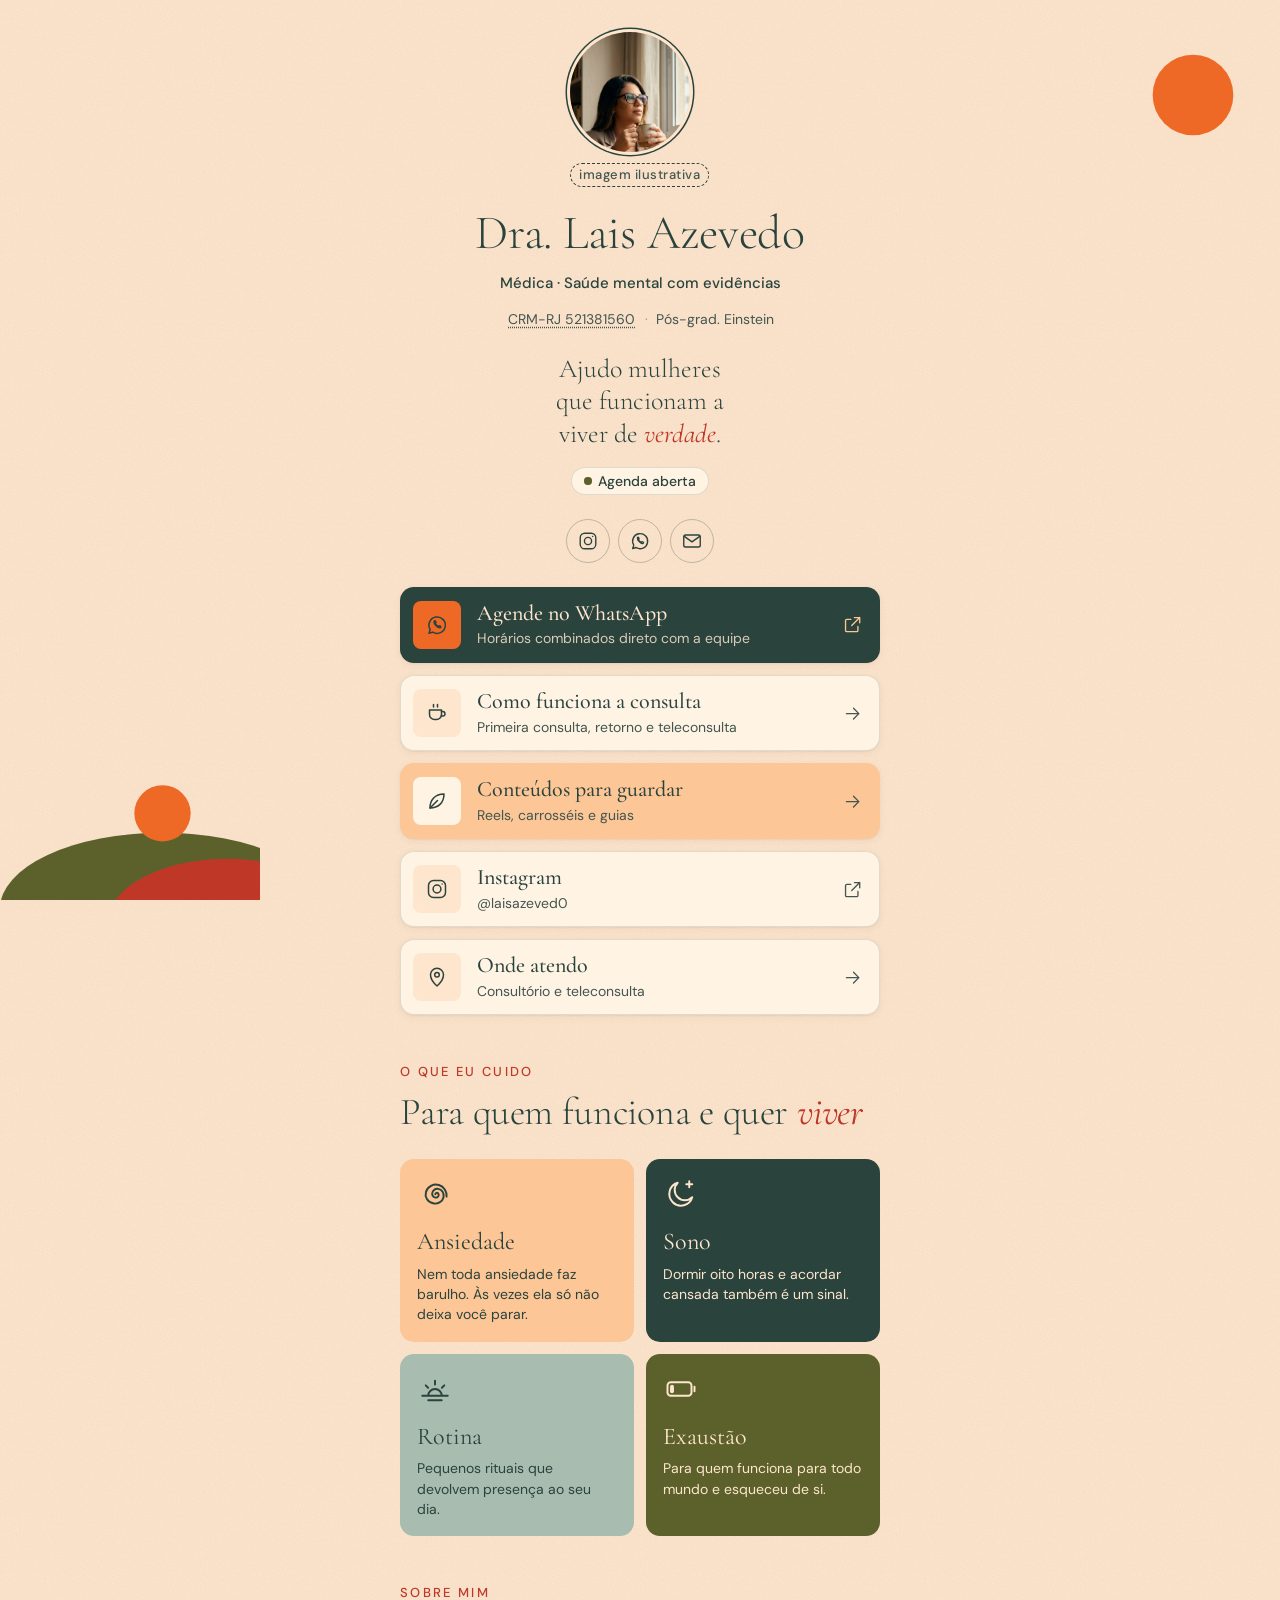
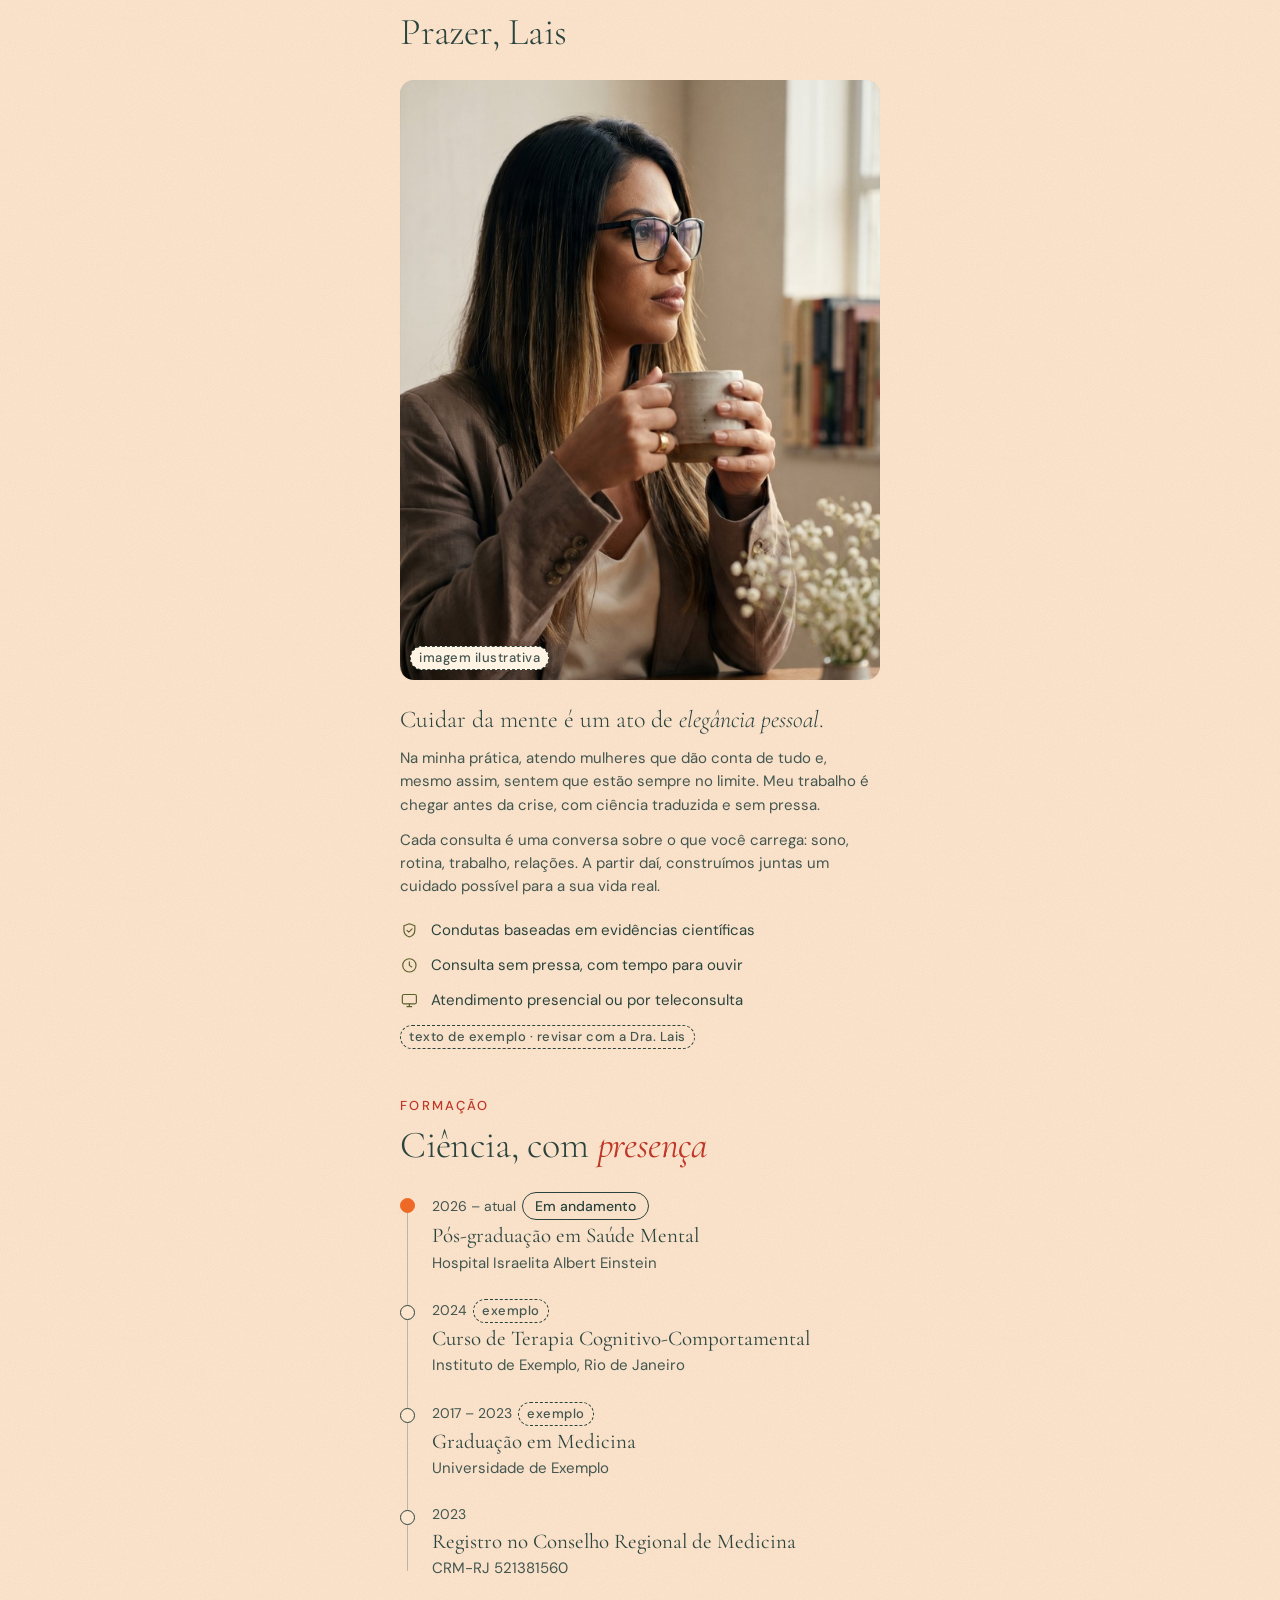
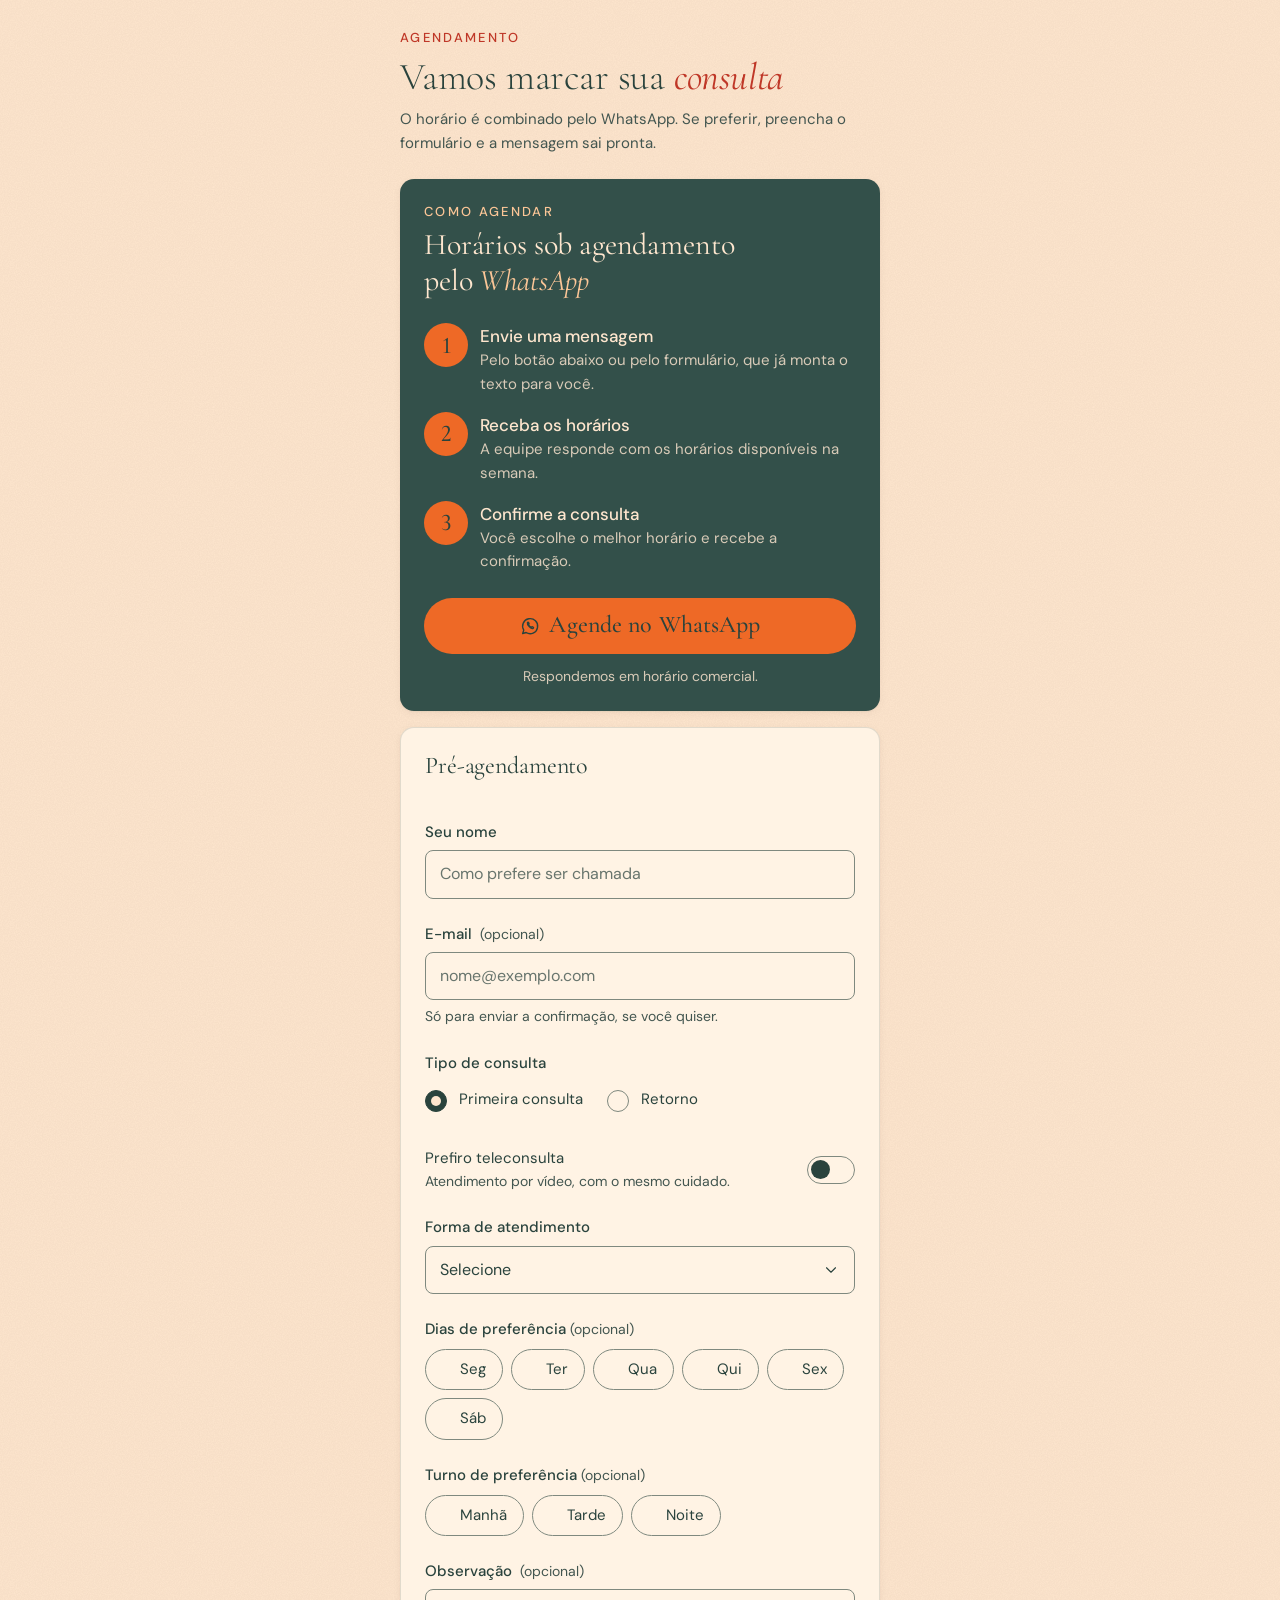
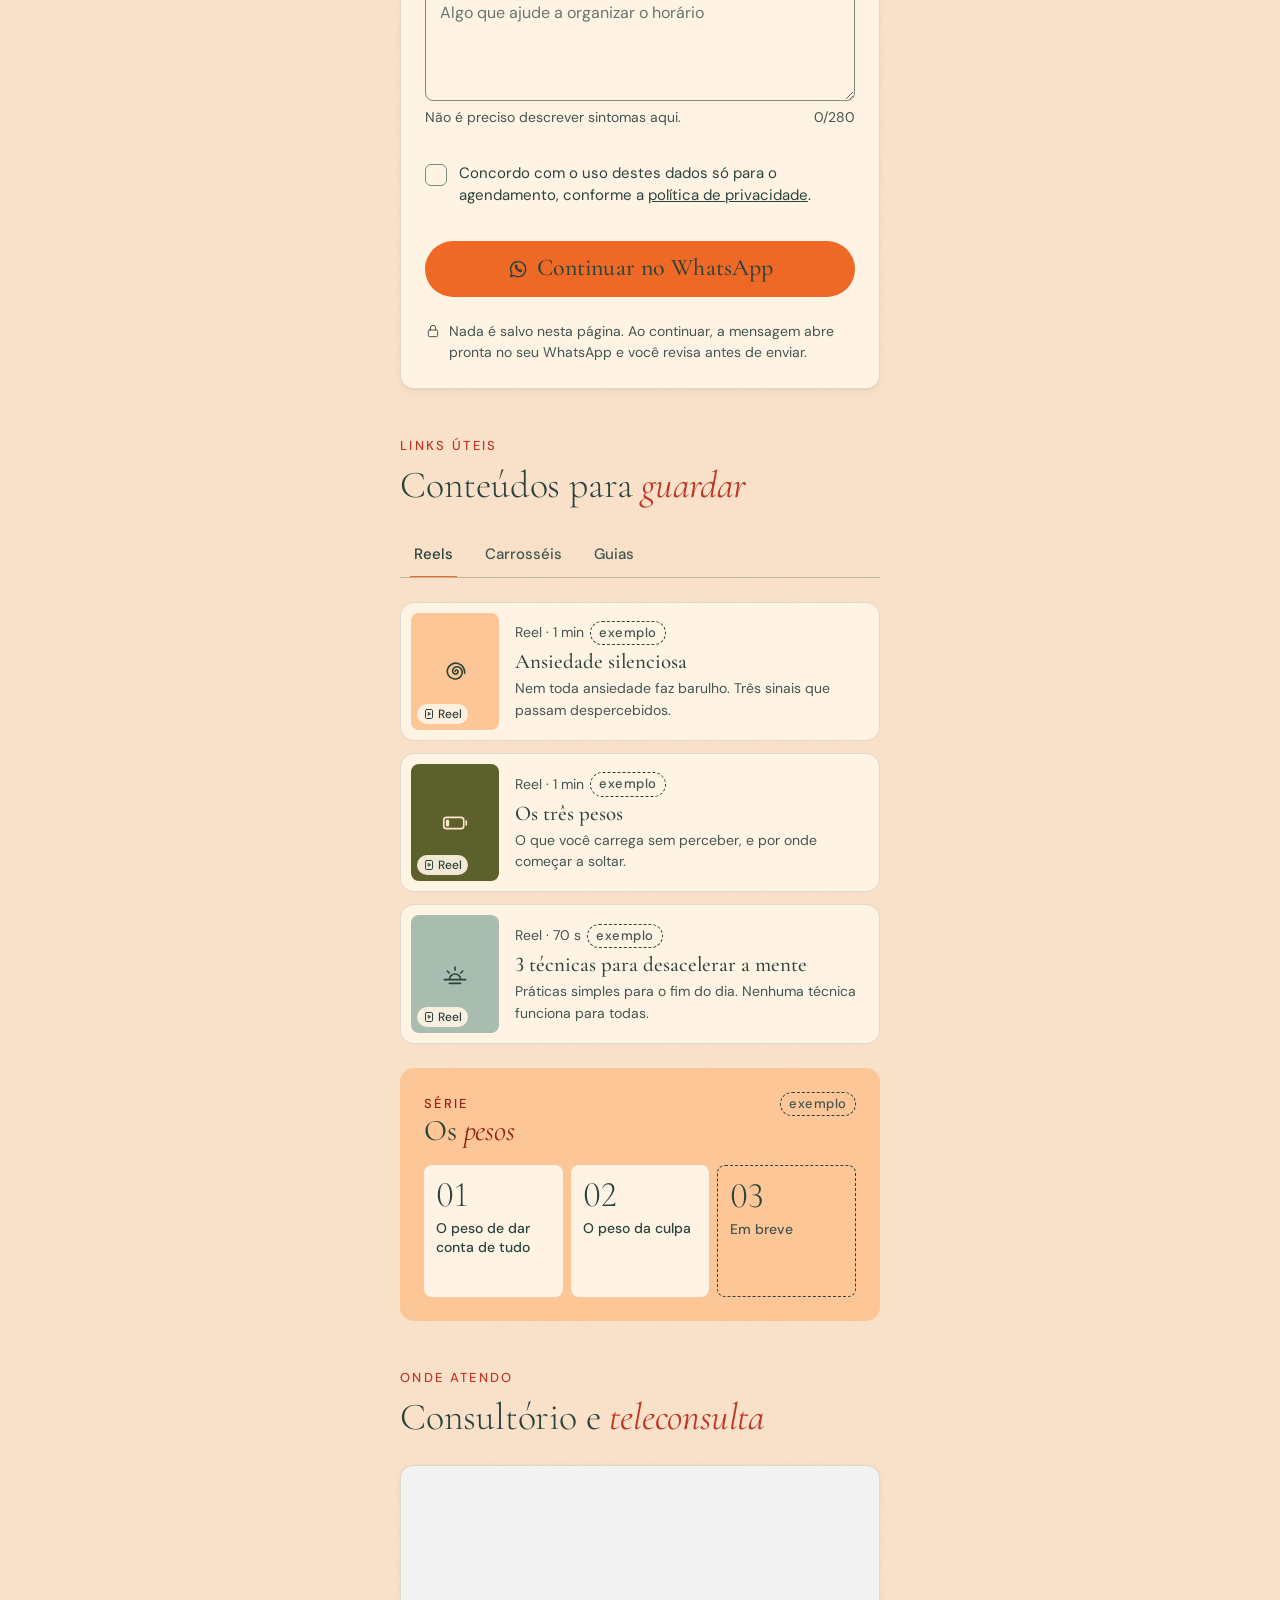
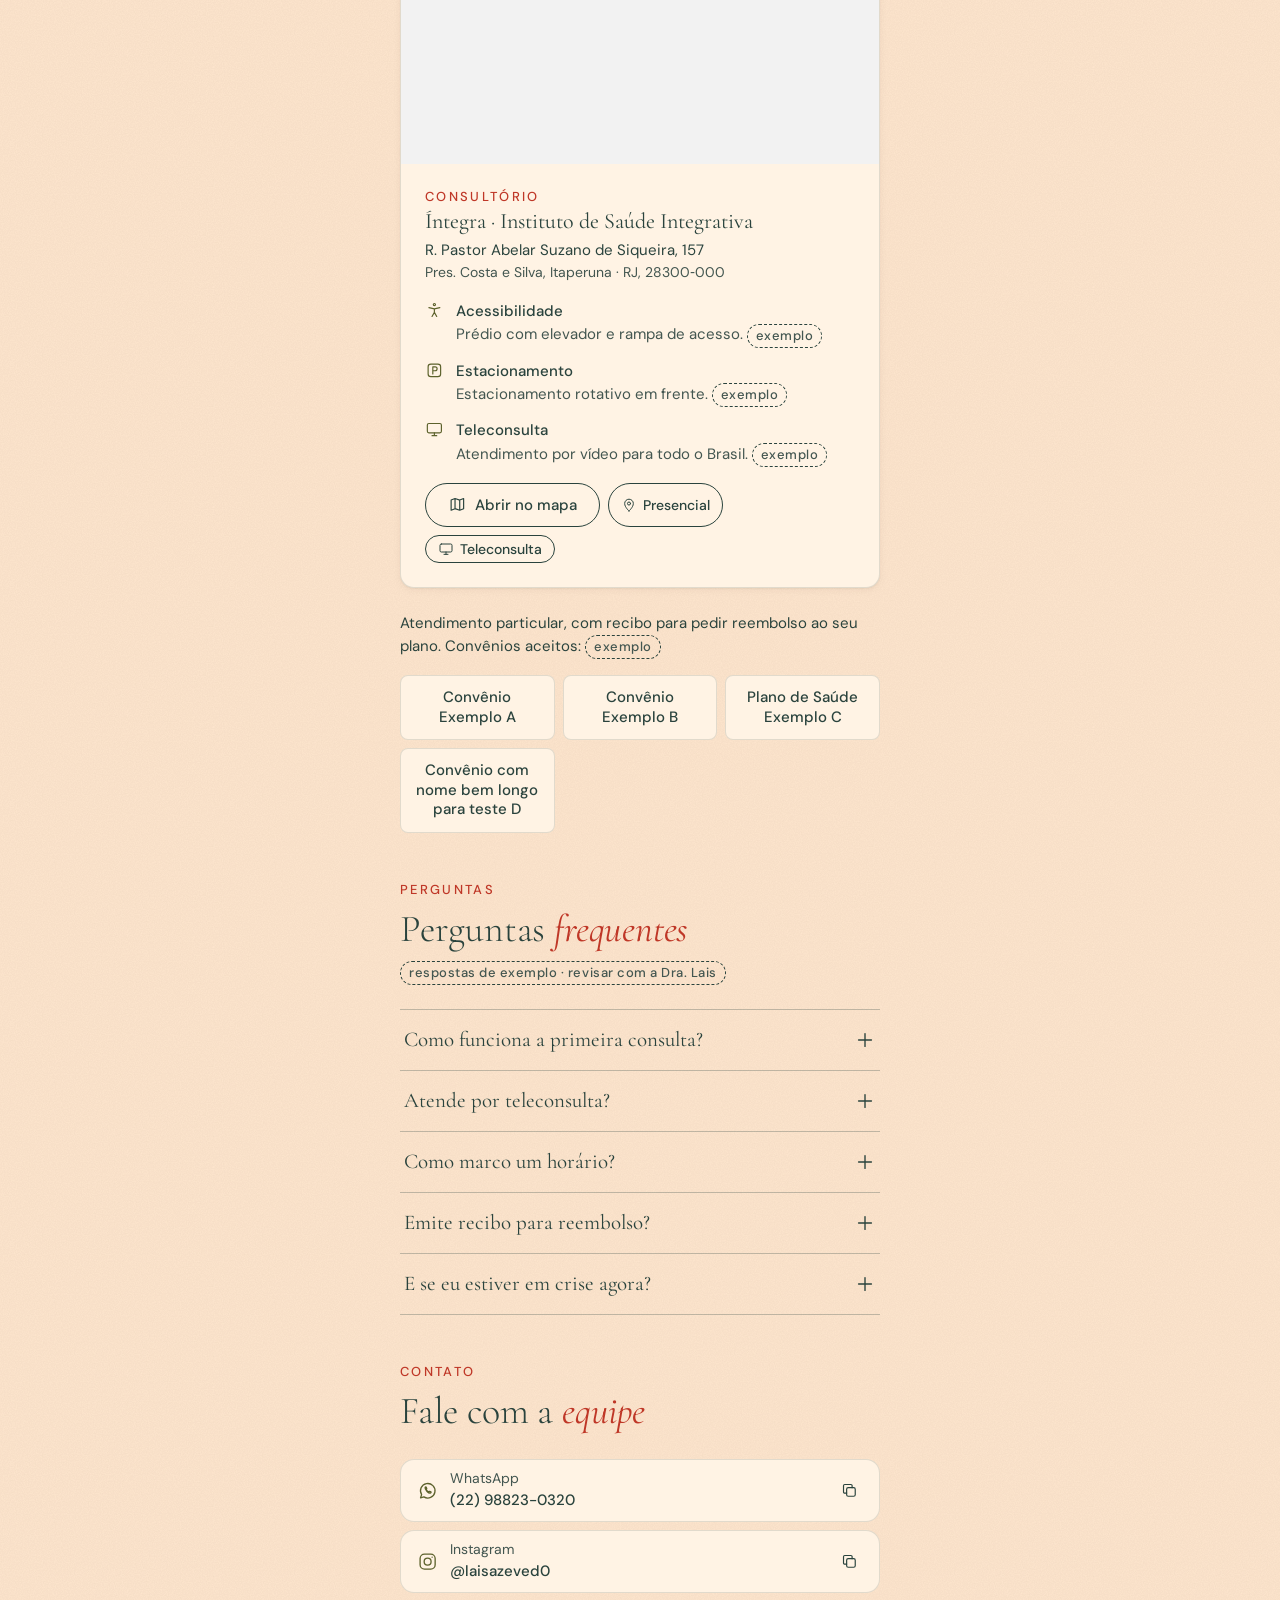
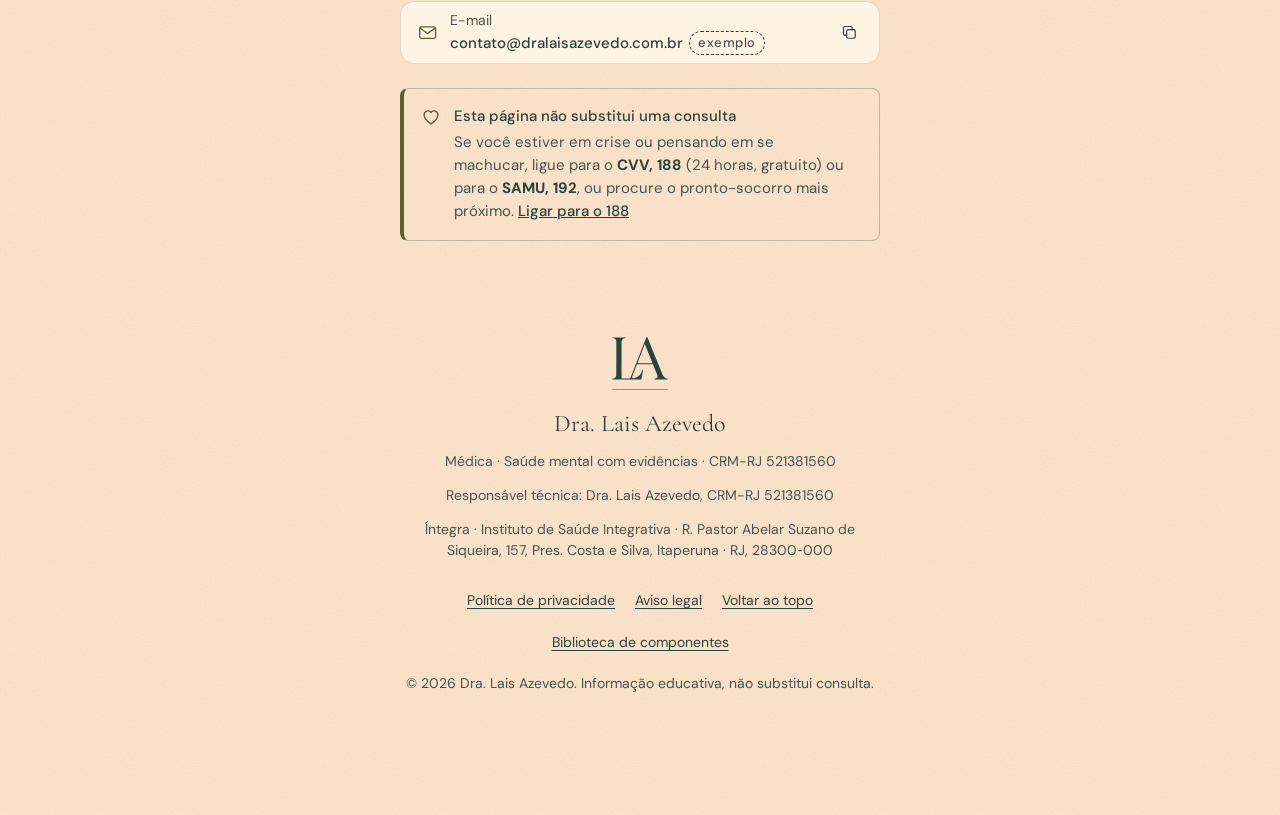
<file: index.html>
<!doctype html>
<html lang="pt-BR">
<head>
  <meta charset="utf-8">
  <meta name="viewport" content="width=device-width, initial-scale=1, viewport-fit=cover">
  <title>Dra. Lais Azevedo · Saúde Mental</title>
  <meta name="description" content="Médica · Saúde mental com evidências. CRM-RJ 521381560. Agende sua consulta médica pelo WhatsApp.">
  <meta name="theme-color" content="#FEE6CE">
  <link rel="icon" href="assets/monograma-floresta.svg" type="image/svg+xml">
  <link rel="stylesheet" href="tokens.css">
  <link rel="stylesheet" href="componentes.css">
  <link rel="stylesheet" href="animacoes.css">
  <style>
    /* Ilustrações nos cantos livres do desktop (fora da coluna de leitura) */
    .canto-desktop { display: none; }
    @media (min-width: 1000px) {
      .canto-desktop { display: block; position: fixed; pointer-events: none; z-index: 0; }
      .canto-desktop--a { left: 0; bottom: 0; width: 260px; }
      .canto-desktop--b { right: 32px; top: 40px; width: 110px; }
    }
    main, header, footer { position: relative; z-index: 1; }
    .perfil-acoes { display: grid; gap: var(--esp-4); margin-top: var(--esp-5); }
  </style>
</head>
<body id="topo">
  <a class="pular-link" href="#links">Pular para os links</a>
  <div class="canto-desktop canto-desktop--a" aria-hidden="true"></div>
  <div class="canto-desktop canto-desktop--b" aria-hidden="true"></div>
  <div id="app" class="coluna"></div>

  <script src="icones.js"></script>
  <script src="componentes.js"></script>
  <script src="animacoes.js"></script>
  <script src="conteudo.js"></script>
  <script>
  (function () {
    const C = window.DL_CONTEUDO;
    const wa = (msg) => DL.linkWhatsApp(C.contato.whatsappNumero, msg || C.contato.mensagemPadrao);
    if (!C.mostrarMarcasDeExemplo) document.body.classList.add('sem-marcas-exemplo');

    document.querySelector('.canto-desktop--a').innerHTML = DL.ilustracaoSvg('colinas');
    document.querySelector('.canto-desktop--b').innerHTML = DL.ilustracaoSvg('sol');

    const links = C.links.map((l) => {
      if (l.tipo === 'whatsapp') return DL.linkBotao({ ...l, href: wa(), externo: true, attrs: { id: 'cta-principal' } });
      if (l.tipo === 'modal') return DL.linkBotao({ ...l, attrs: { 'data-abrir-modal': l.modal } });
      return DL.linkBotao(l);
    }).join('');

    const redes = C.redes.map((r) => ({ ...r, href: r.href === 'whatsapp' ? wa() : r.href }));

    const conteudos = DL.abas({
      rotulo: 'Tipos de conteúdo',
      abas: [
        { rotulo: 'Reels', html: DL.listaConteudos(C.conteudos.reels) },
        { rotulo: 'Carrosséis', html: DL.listaConteudos(C.conteudos.carrosseis) },
        { rotulo: 'Guias', html: DL.listaConteudos(C.conteudos.guias) }
      ]
    });

    const contatos = [
      { icone: 'whatsapp', rotulo: 'WhatsApp', valor: C.contato.whatsapp, href: wa(), copiar: C.contato.whatsapp },
      { icone: 'instagram', rotulo: 'Instagram', valor: C.contato.instagram, href: C.contato.instagramUrl },
      { icone: 'email', rotulo: 'E-mail', valor: C.contato.email, href: 'mailto:' + C.contato.email, exemplo: C.contato.emailExemplo }
    ];

    const modalConsulta = DL.modal({
      id: 'modal-consulta', eyebrow: 'Consulta médica', titulo: 'Como funciona a *consulta*',
      html: `<p>A primeira consulta é uma conversa sem pressa sobre o que você carrega hoje: sono, rotina, trabalho, relações e histórico de saúde.</p>
             <p>A partir dela, construímos juntas um plano de cuidado possível para a sua vida real, com condutas baseadas em evidências.</p>
             <p>Os retornos acompanham como você está e ajustam o caminho. A teleconsulta segue os mesmos cuidados do atendimento presencial.</p>
             <p>${DL.exemplo('texto de exemplo · revisar com a Dra. Lais')}</p>`,
      rodape: DL.botao({ variante: 'secundario', texto: 'Fechar', attrs: { 'data-fechar-modal': '' } }) + DL.botaoWhatsApp({ numero: C.contato.whatsappNumero, mensagem: C.contato.mensagemPadrao, tamanho: 'p' })
    });

    document.getElementById('app').innerHTML = `
      ${DL.perfil(C.perfil)}
      <div class="perfil-acoes">${DL.redes(redes)}</div>

      <main>
        <nav id="links" aria-label="Links principais" class="pilha-links" style="margin-top:var(--esp-5)">${links}</nav>

        <section class="secao" aria-labelledby="t-temas">
          ${DL.secaoCabecalho({ id: 't-temas', eyebrow: 'O que eu cuido', titulo: 'Para quem funciona e quer *viver*' })}
          ${DL.gradeTemas(C.temas)}
        </section>

        <section class="secao" aria-labelledby="t-sobre" style="padding-top:0">
          ${DL.secaoCabecalho({ id: 't-sobre', eyebrow: 'Sobre mim', titulo: 'Prazer, Lais' })}
          ${DL.sobreMim(C.sobre)}
        </section>

        <section class="secao" aria-labelledby="t-formacao" style="padding-top:0">
          ${DL.secaoCabecalho({ id: 't-formacao', eyebrow: 'Formação', titulo: 'Ciência, com *presença*' })}
          ${DL.formacao(C.formacao)}
        </section>

        <section class="secao" id="agendar" aria-labelledby="t-agendar" style="padding-top:0">
          ${DL.secaoCabecalho({ id: 't-agendar', eyebrow: 'Agendamento', titulo: 'Vamos marcar sua *consulta*', intro: 'O horário é combinado pelo WhatsApp. Se preferir, preencha o formulário e a mensagem sai pronta.' })}
          ${DL.comoAgendar({ ...C.agendar, numero: C.contato.whatsappNumero, mensagem: C.contato.mensagemPadrao })}
          <div class="cartao" style="margin-top:var(--esp-4)">
            <h3 class="t-h4" style="margin:0 0 var(--esp-4)">Pré-agendamento</h3>
            ${DL.formularioAgendamento({ numero: C.contato.whatsappNumero, pagamentos: C.pagamentos })}
          </div>
        </section>

        <section class="secao" id="conteudos" aria-labelledby="t-conteudos" style="padding-top:0">
          ${DL.secaoCabecalho({ id: 't-conteudos', eyebrow: 'Links úteis', titulo: 'Conteúdos para *guardar*' })}
          ${conteudos}
          <div style="margin-top:var(--esp-5)">${DL.serie(C.conteudos.serie)}</div>
        </section>

        <section class="secao" id="local" aria-labelledby="t-local" style="padding-top:0">
          ${DL.secaoCabecalho({ id: 't-local', eyebrow: 'Onde atendo', titulo: 'Consultório e *teleconsulta*' })}
          ${DL.local(C.local)}
          <div style="margin-top:var(--esp-5)">${DL.convenios(C.convenios)}</div>
        </section>

        <section class="secao" aria-labelledby="t-faq" style="padding-top:0">
          ${DL.secaoCabecalho({ id: 't-faq', eyebrow: 'Perguntas', titulo: 'Perguntas *frequentes*', intro: C.faqExemplo ? DL.exemplo('respostas de exemplo · revisar com a Dra. Lais') : '', introHtml: true })}
          ${DL.acordeao({ itens: C.faq, unico: true })}
        </section>

        <section class="secao" aria-labelledby="t-contato" style="padding-top:0">
          ${DL.secaoCabecalho({ id: 't-contato', eyebrow: 'Contato', titulo: 'Fale com a *equipe*' })}
          ${DL.contatos(contatos)}
          <div style="margin-top:var(--esp-5)">${DL.avisoCrise()}</div>
        </section>
      </main>

      ${DL.rodape({ ...C.rodape, nome: C.perfil.nome, titulo: C.perfil.titulo, registro: C.perfil.registro, monograma: 'assets/monograma-floresta.svg', endereco: (C.local.nome ? C.local.nome + ' · ' : '') + C.local.endereco + ', ' + C.local.complemento, exemplo: C.local.exemplo })}
      ${DL.flutuante({ numero: C.contato.whatsappNumero, mensagem: C.contato.mensagemPadrao, observar: '#cta-principal', ocultarEm: '#agendar' })}
      ${modalConsulta}
    `;
    DL.iniciar(document);
    DL.iniciarMovimento(document);

    // Primeira carga: foto desfoca para nítida, depois cascata de 70 ms
    document.querySelector('.perfil__foto').classList.add('entrada-foto');
    DL.cascata(document.querySelectorAll('.perfil > :not(.perfil__foto), .perfil-acoes, #links > *'), 1);
    document.querySelectorAll('.canto-desktop').forEach((c) => c.classList.add('nascer'));

    // Ao rolar: cada bloco aparece uma vez; itens de grade em cascata curta
    DL.revelar(document.querySelectorAll('main .secao__cabecalho, .sobre, .linha-tempo__item, main .cartao, .local, .serie, .acordeao, .contatos, .aviso-crise, .rodape'));
    document.querySelectorAll('.grade-temas > *, .lista-conteudos > *, .convenios > li').forEach((el, i, arr) => el.style.setProperty('--i', i % 4));
    DL.revelar(document.querySelectorAll('.grade-temas > *, .convenios > li'));
  })();
  </script>
</body>
</html>
</file>
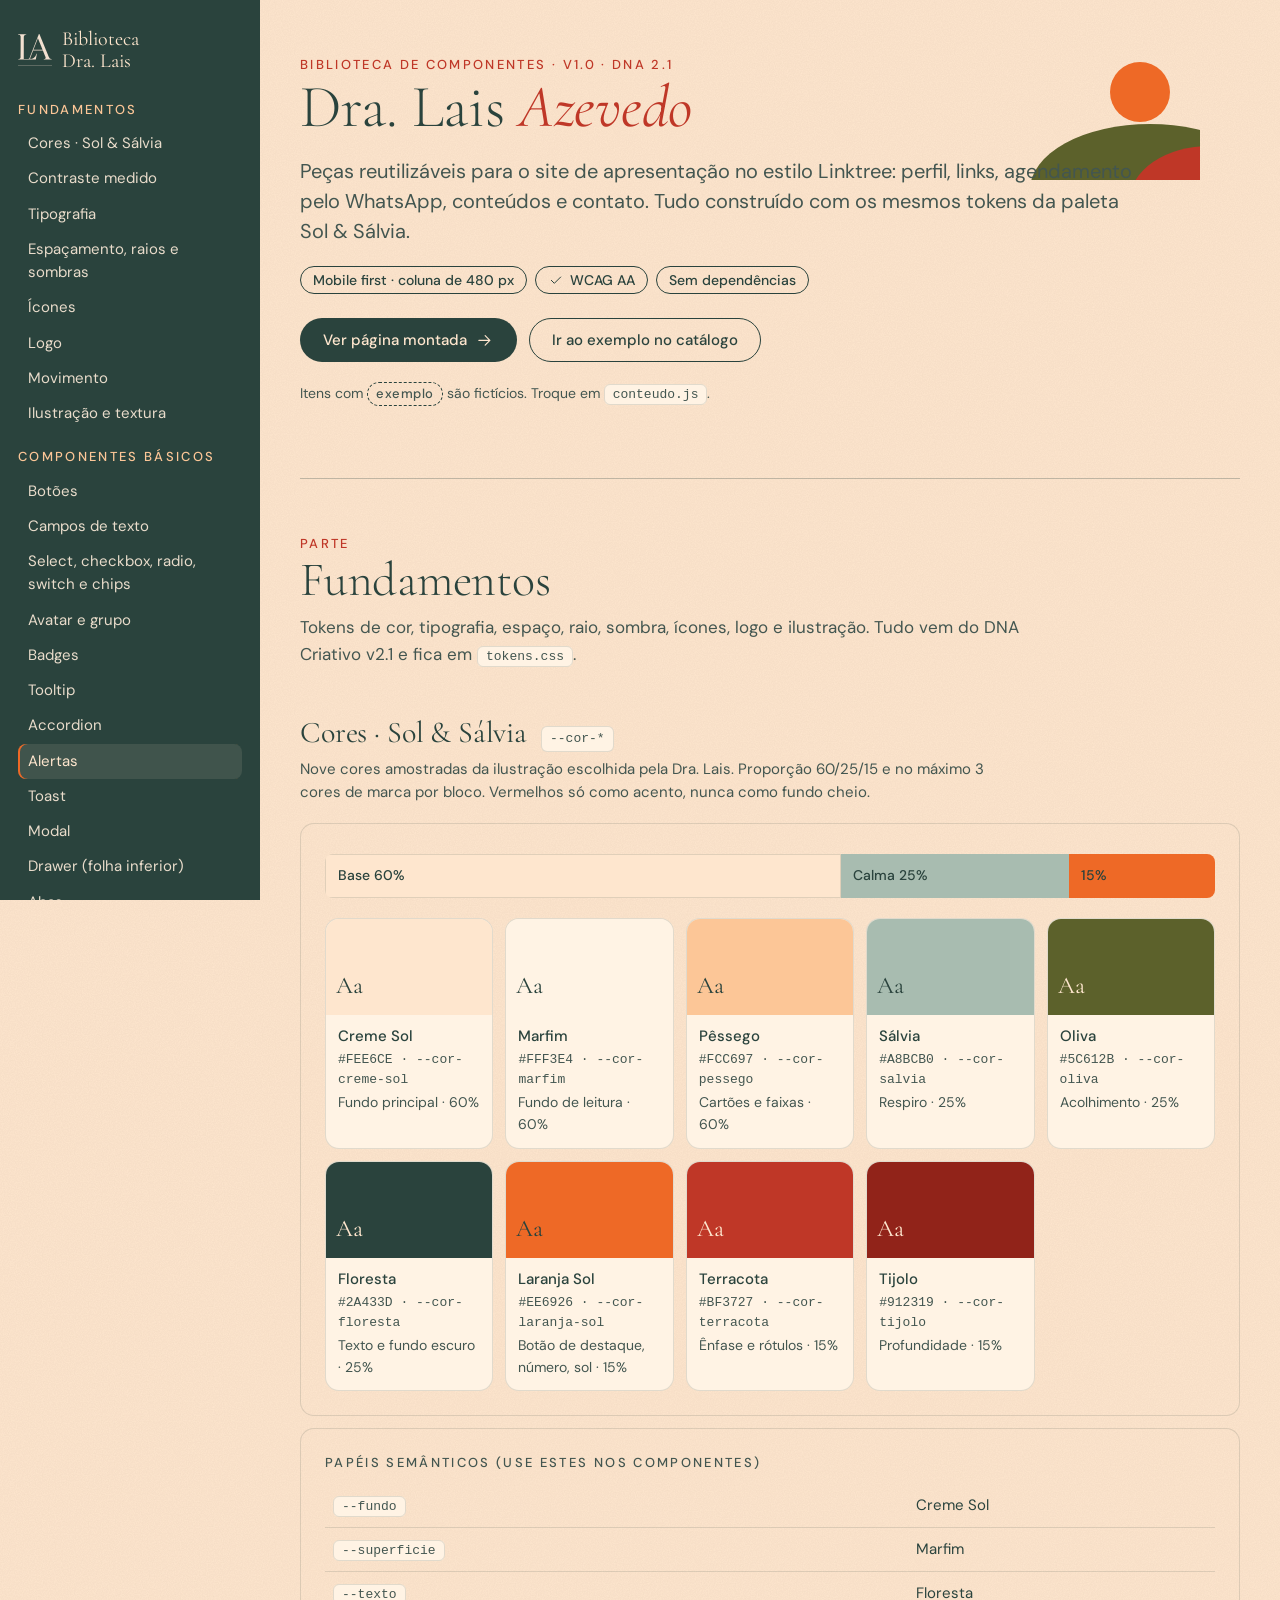
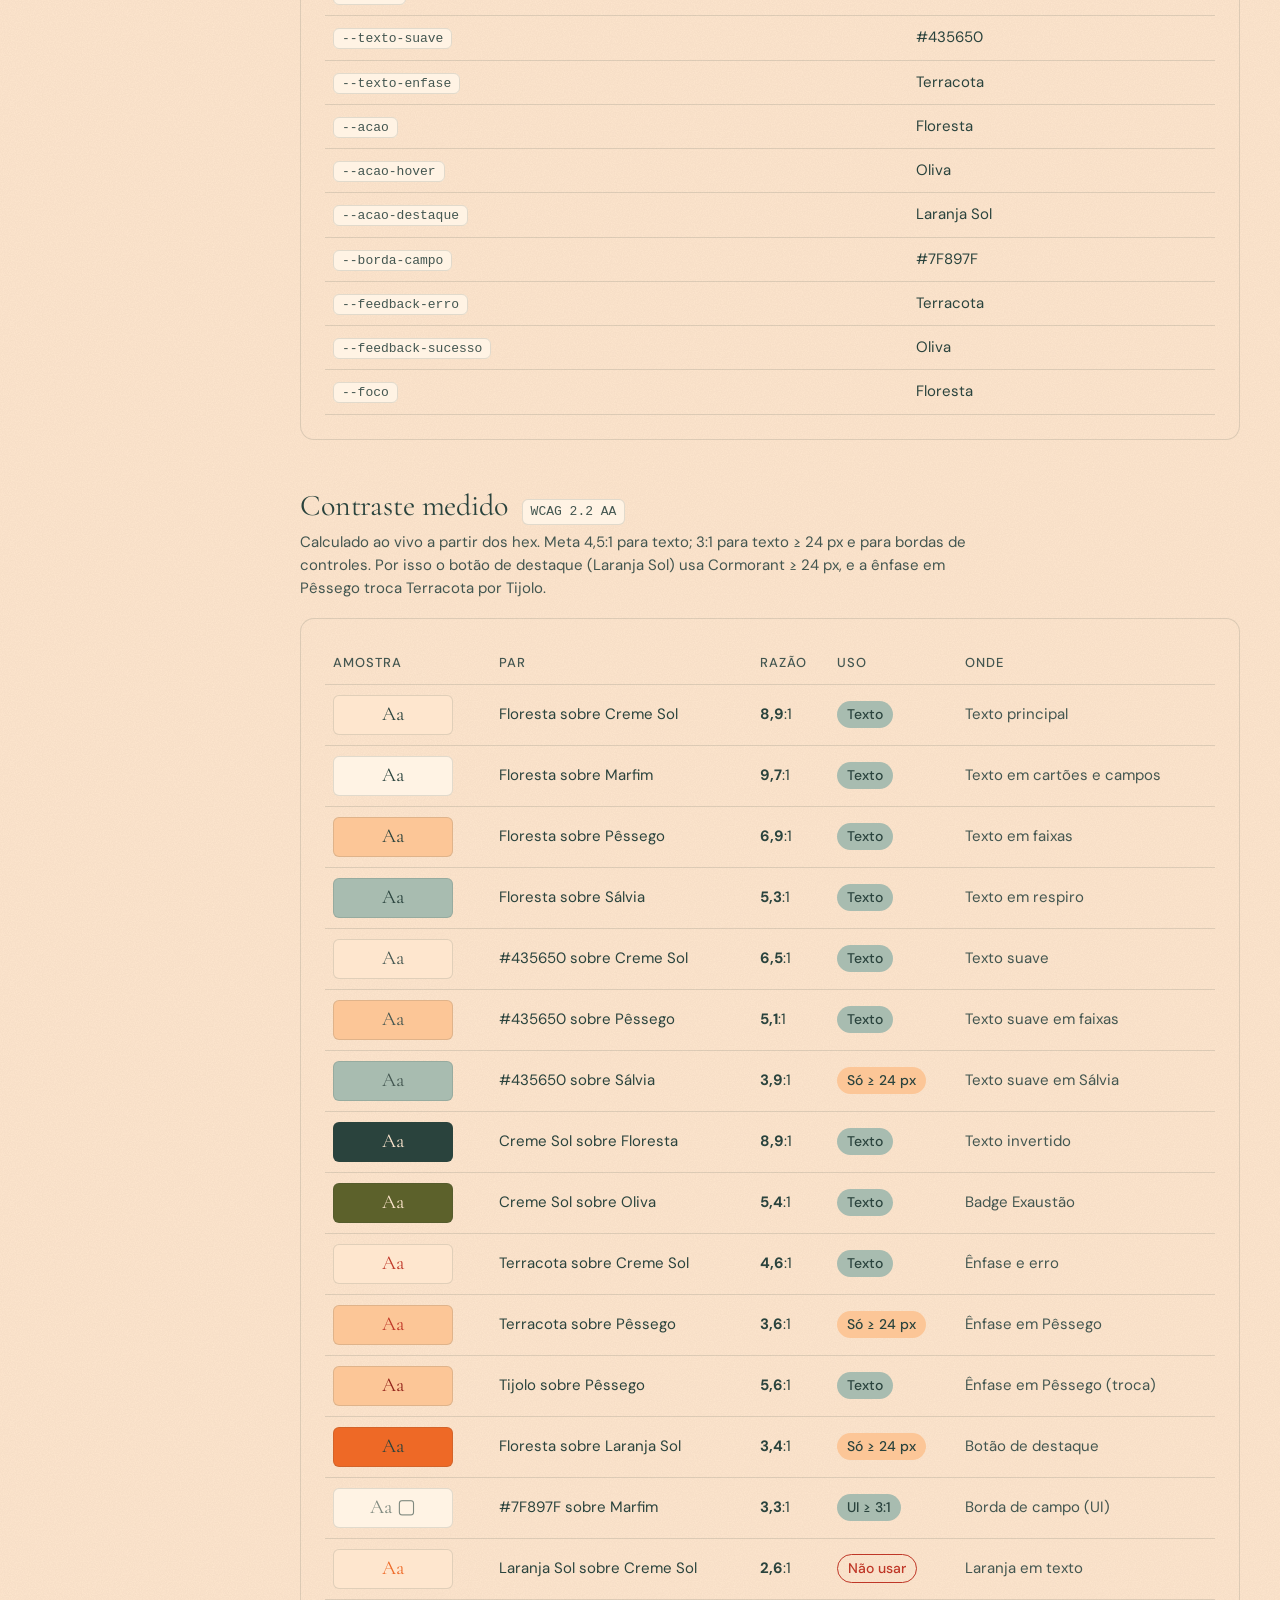
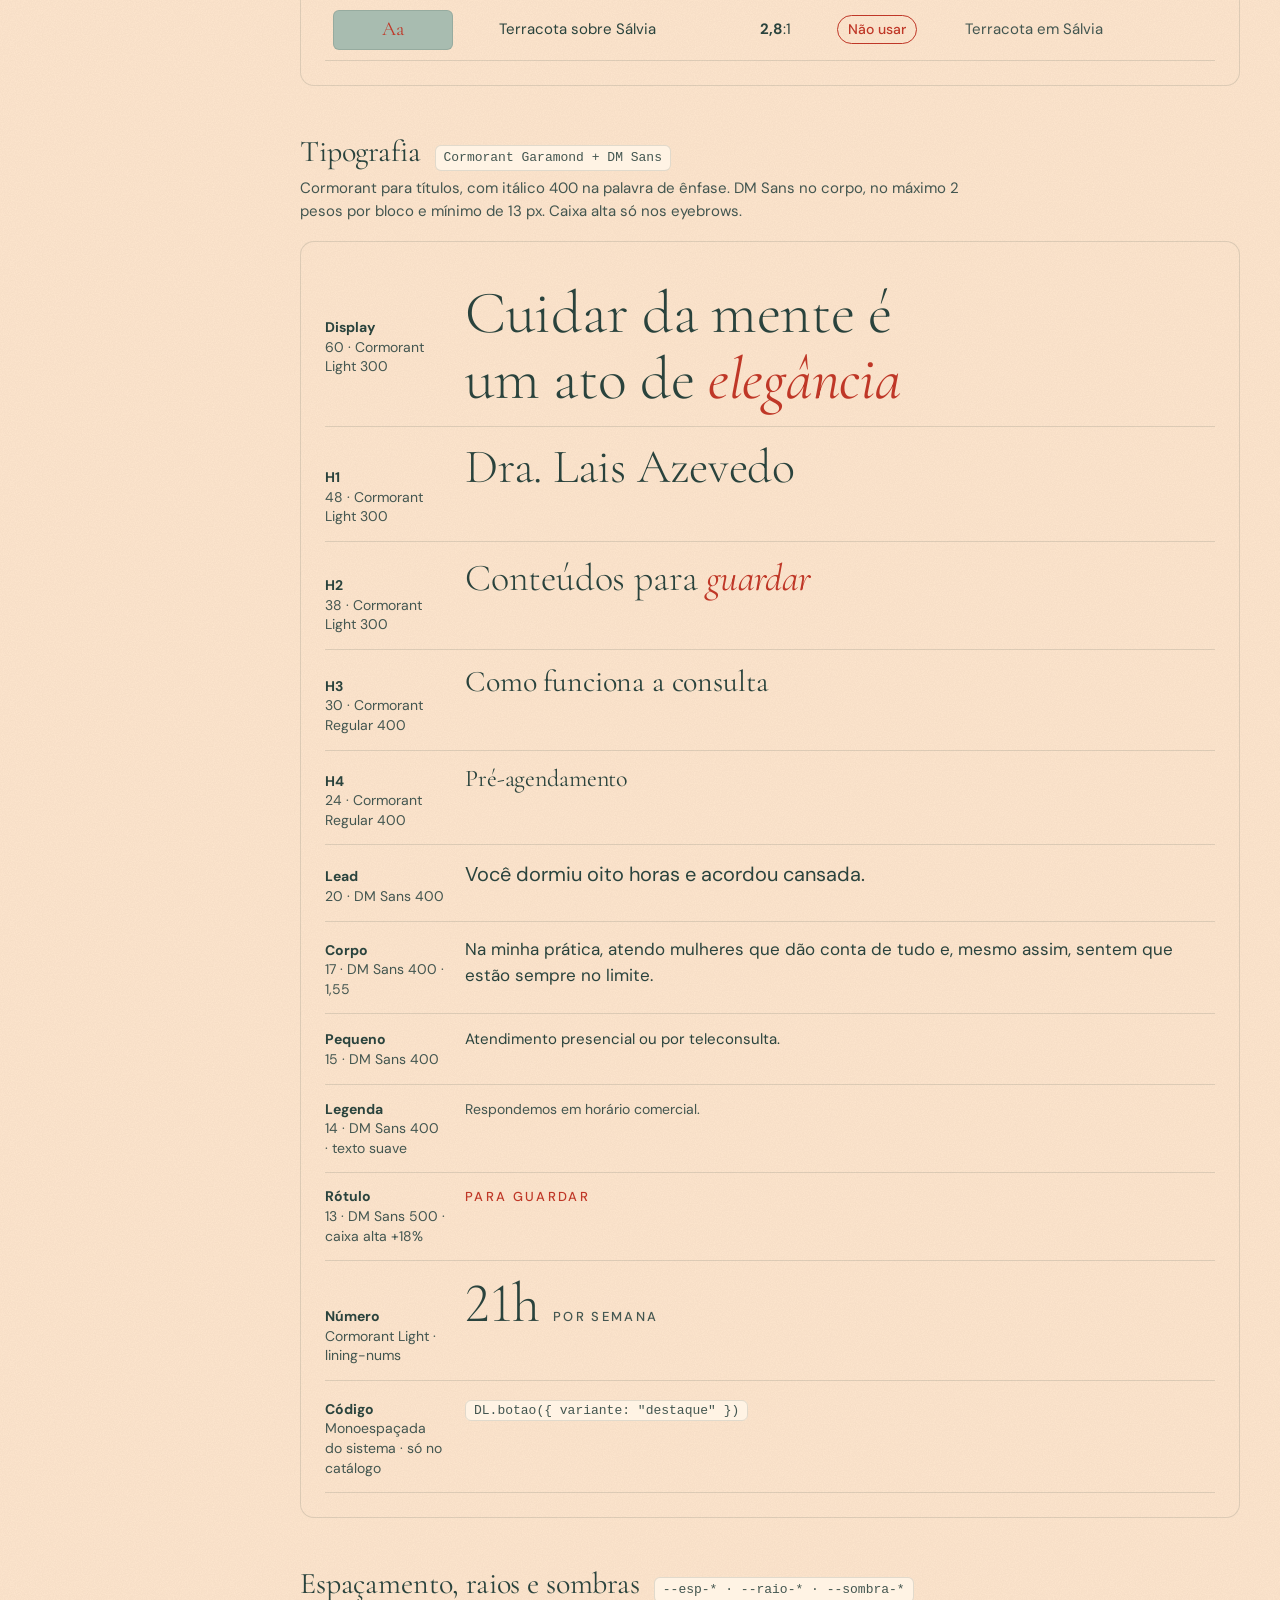
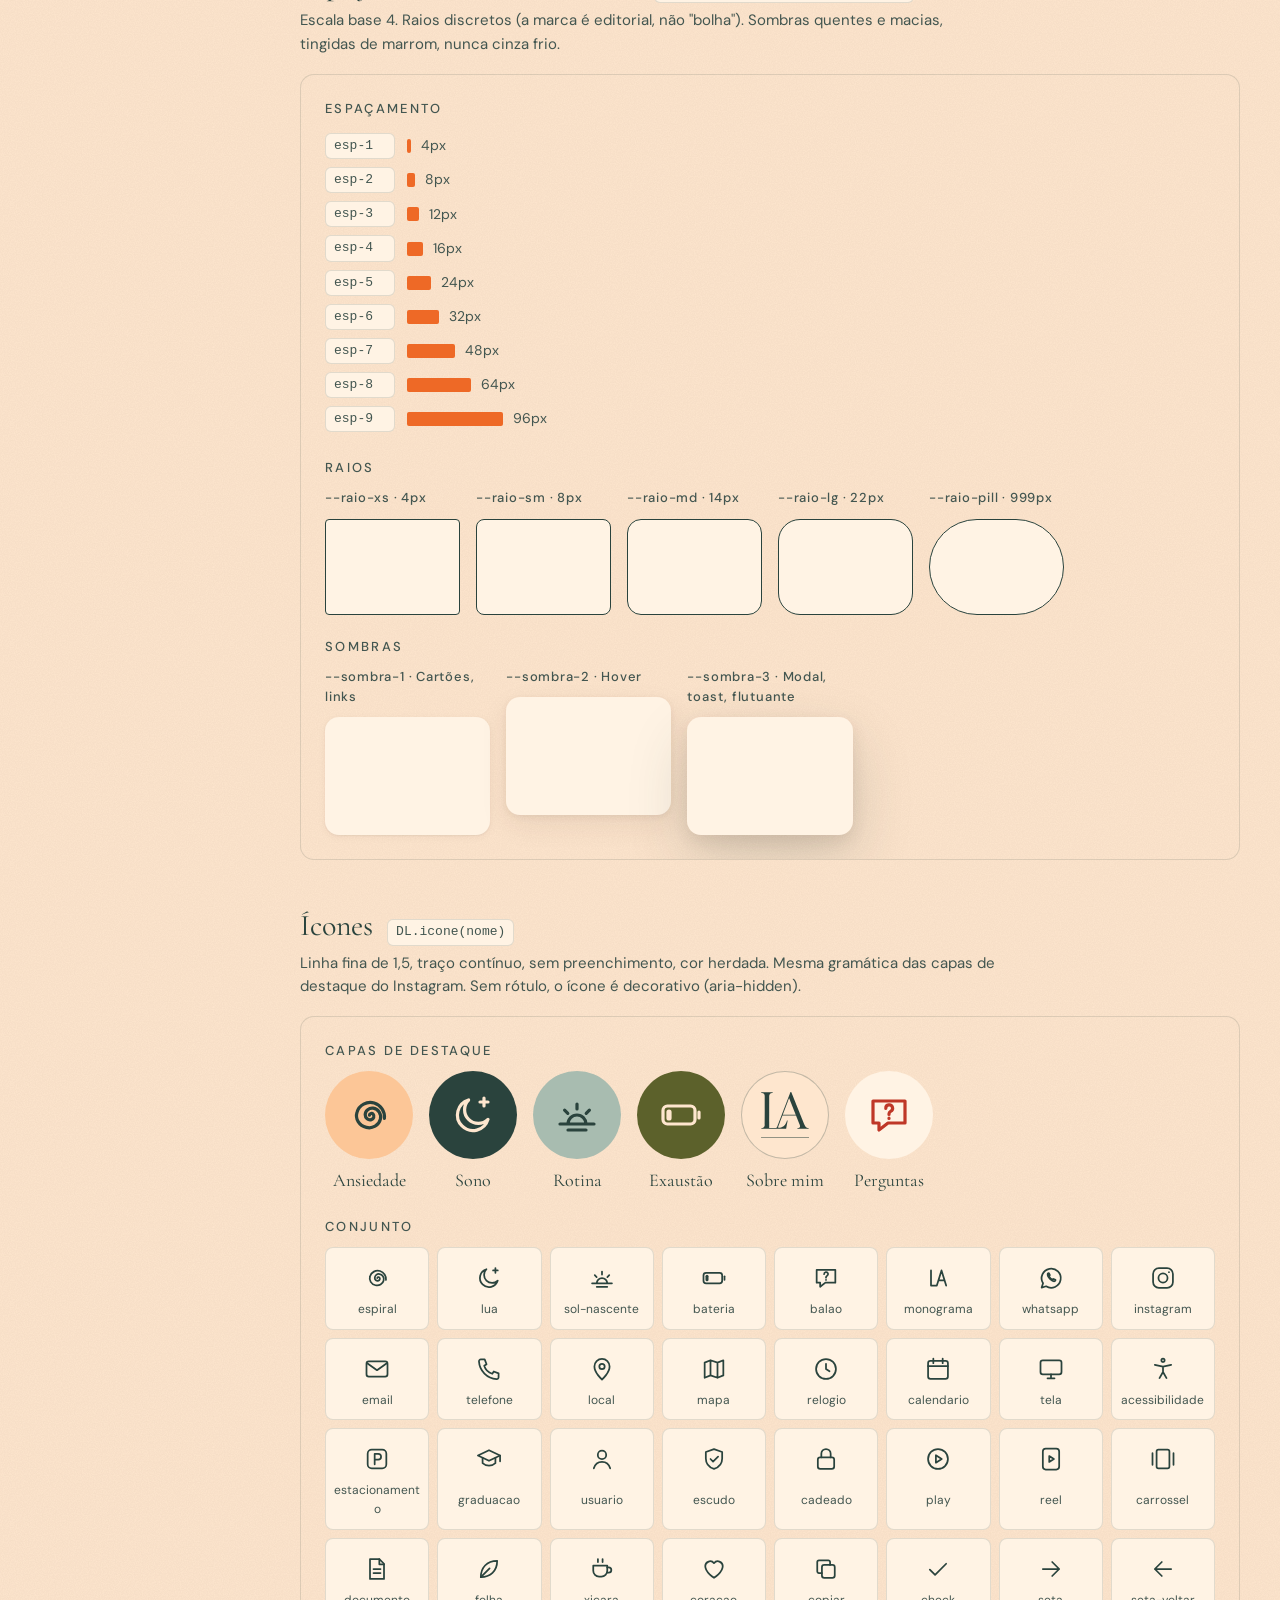
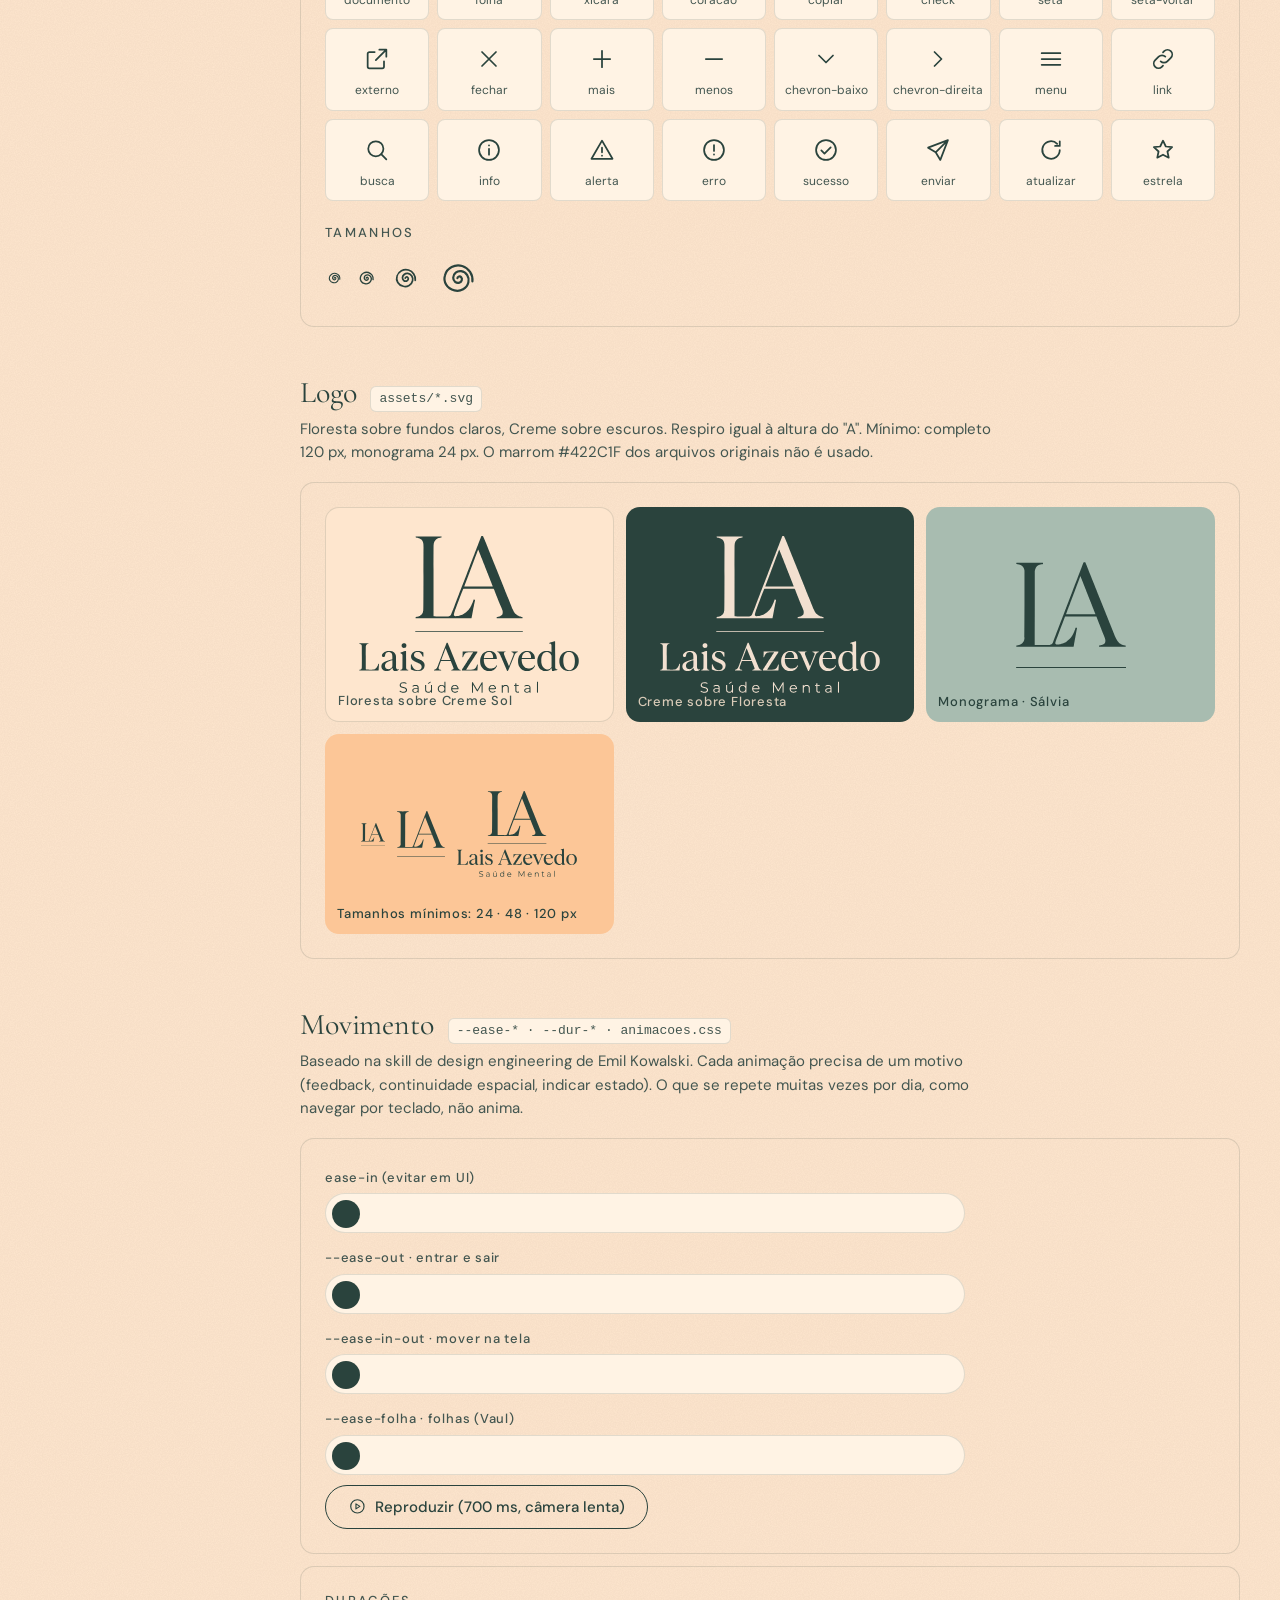
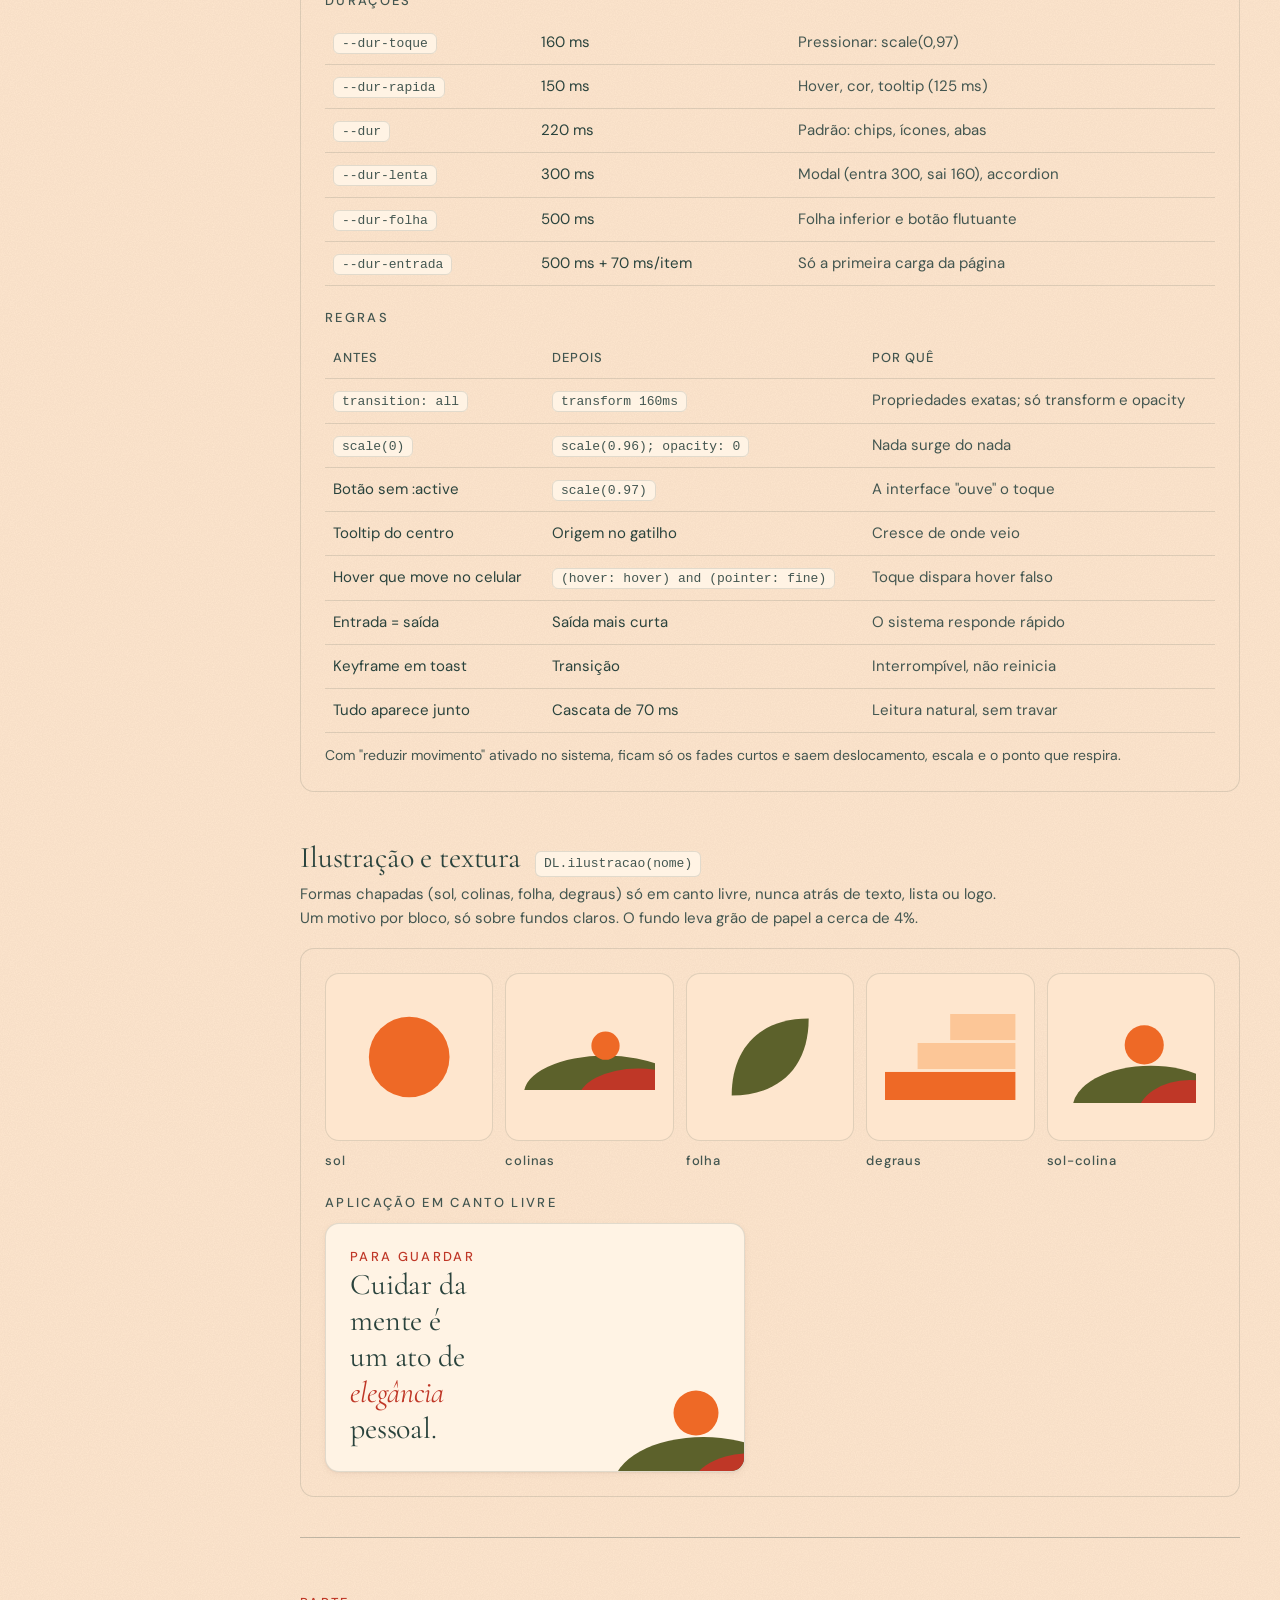
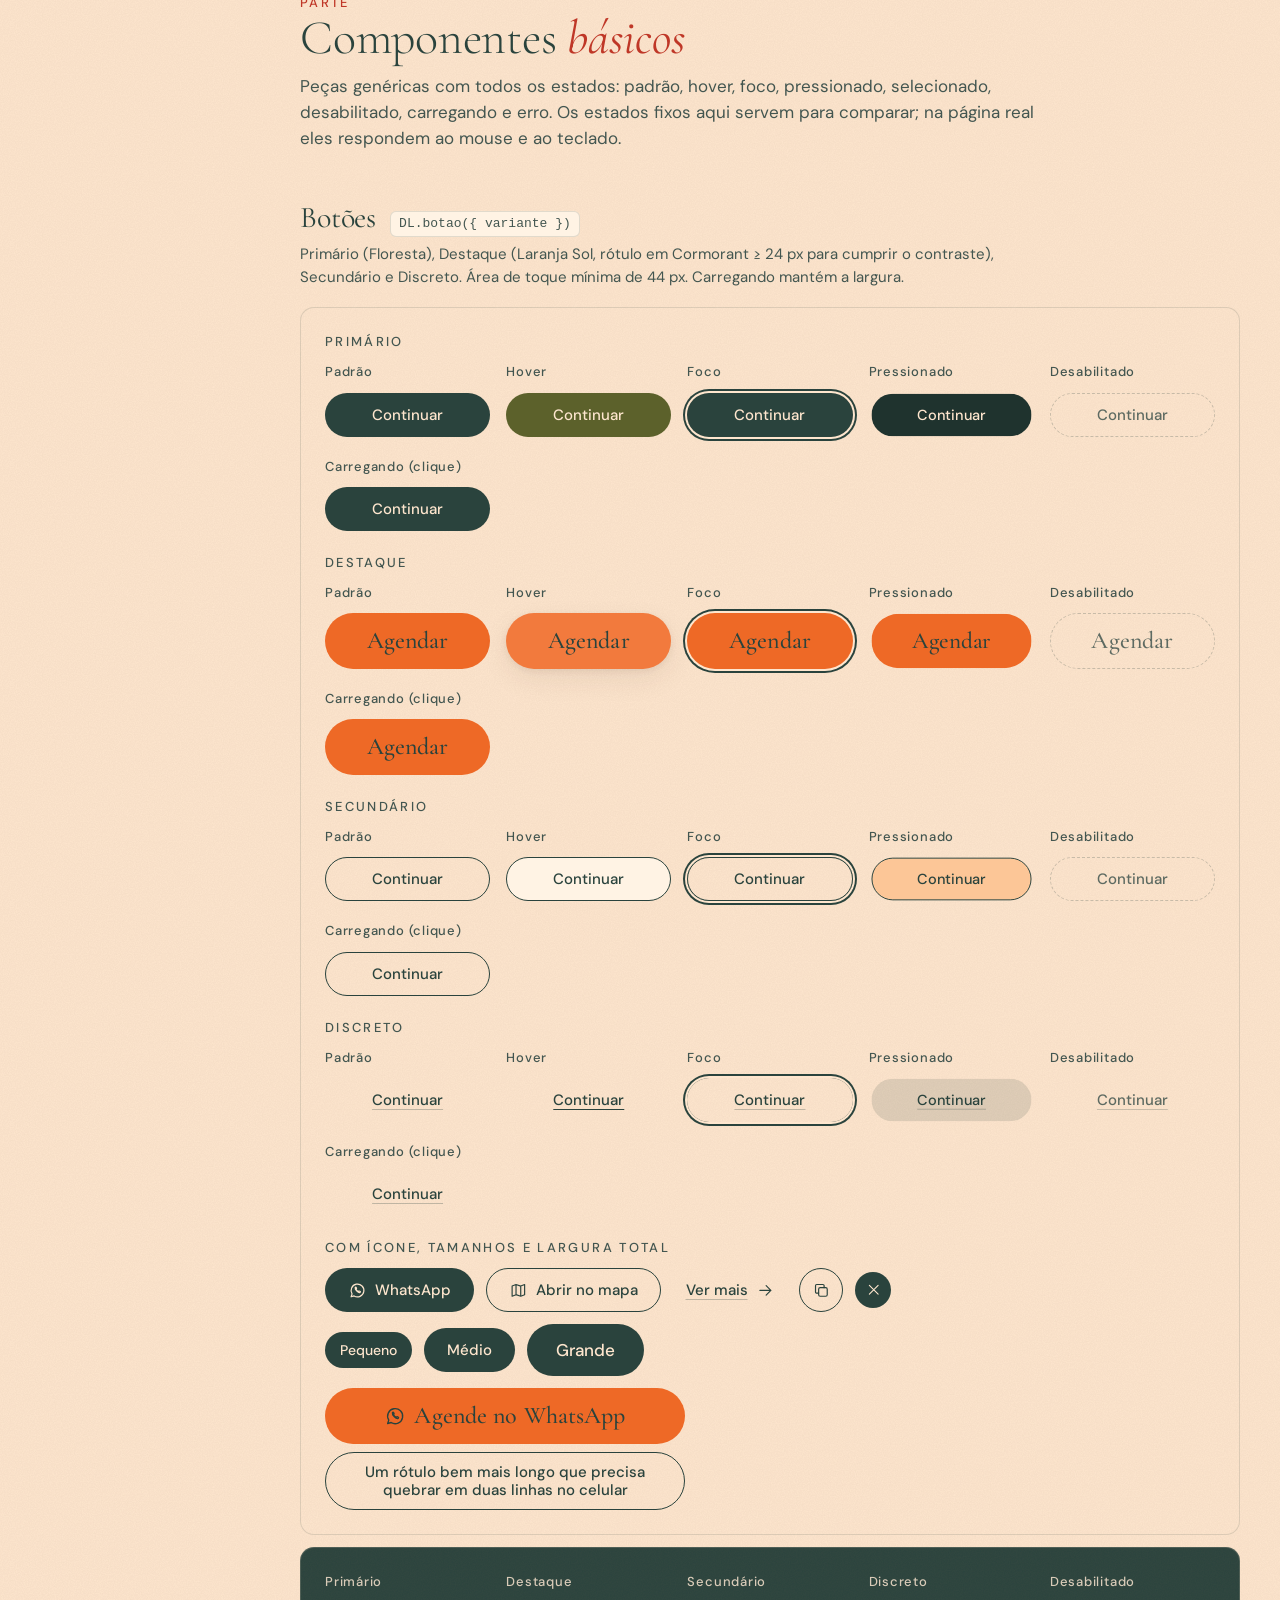
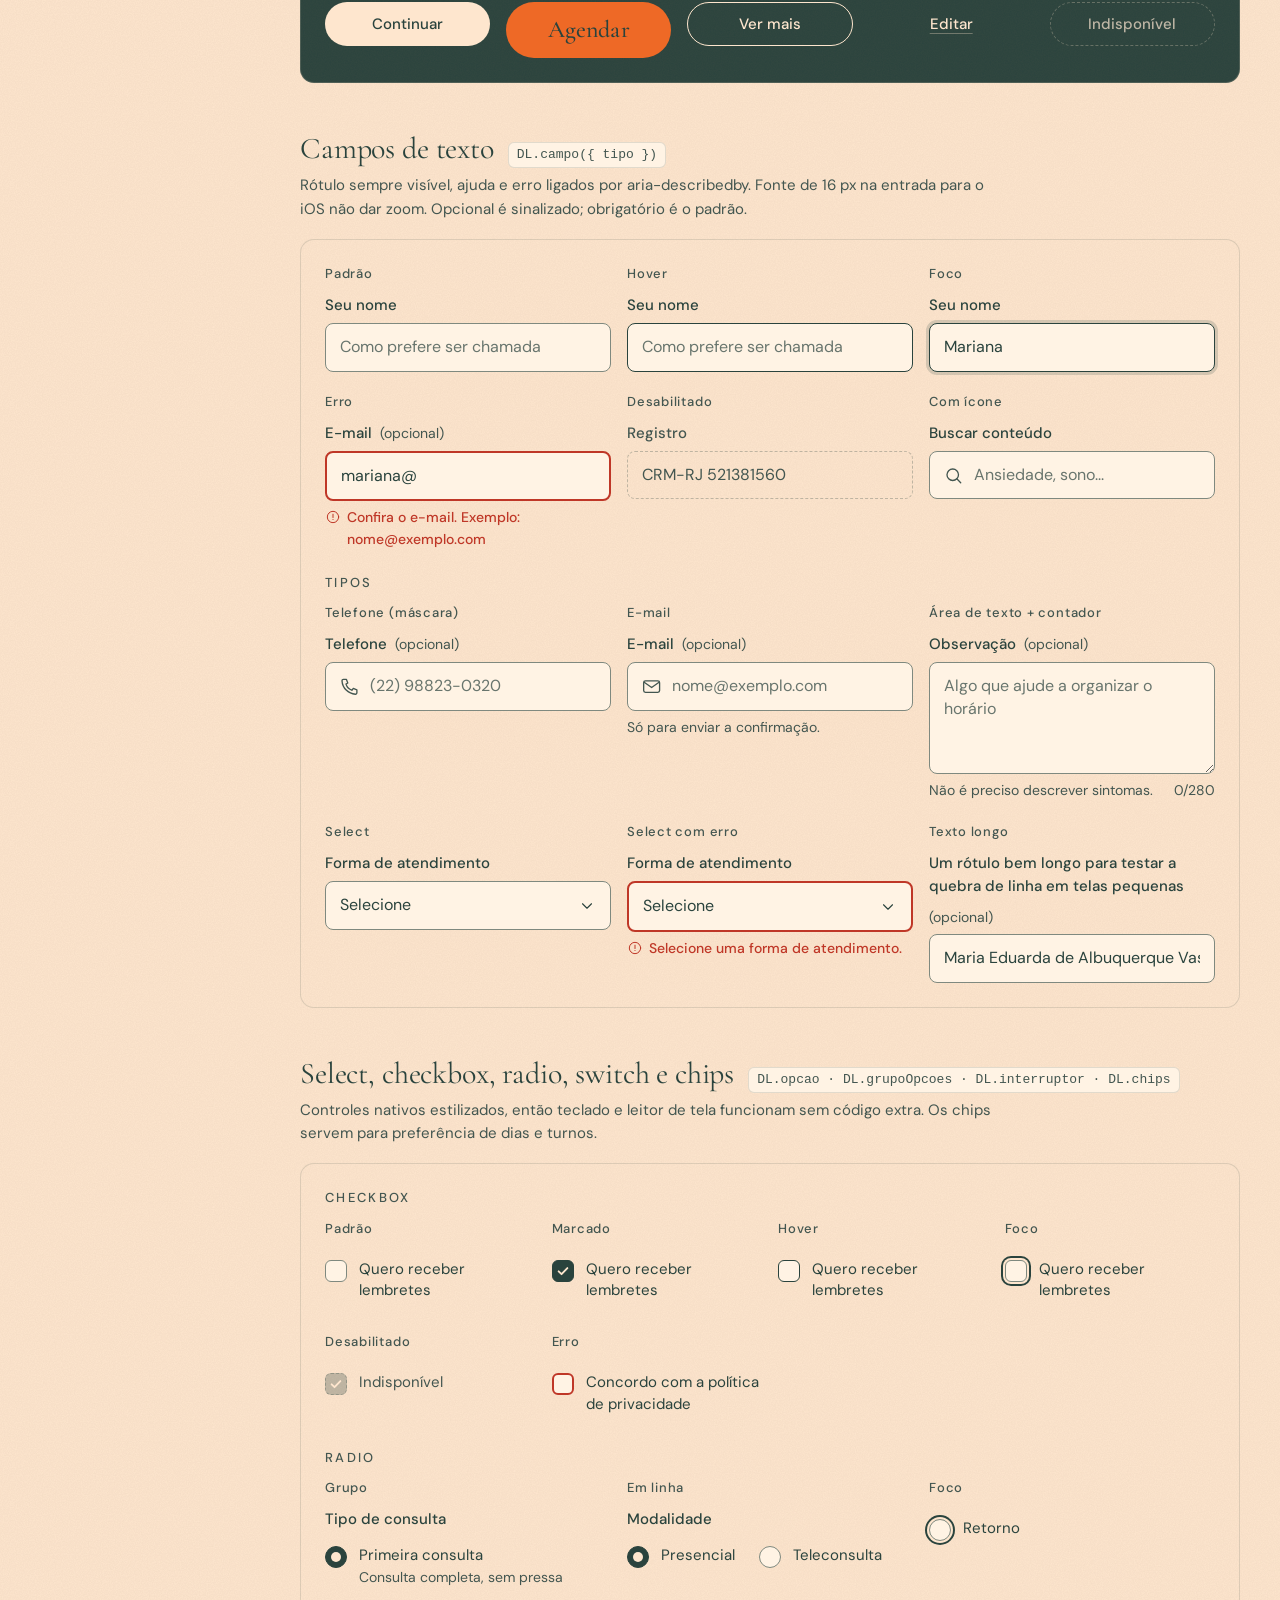
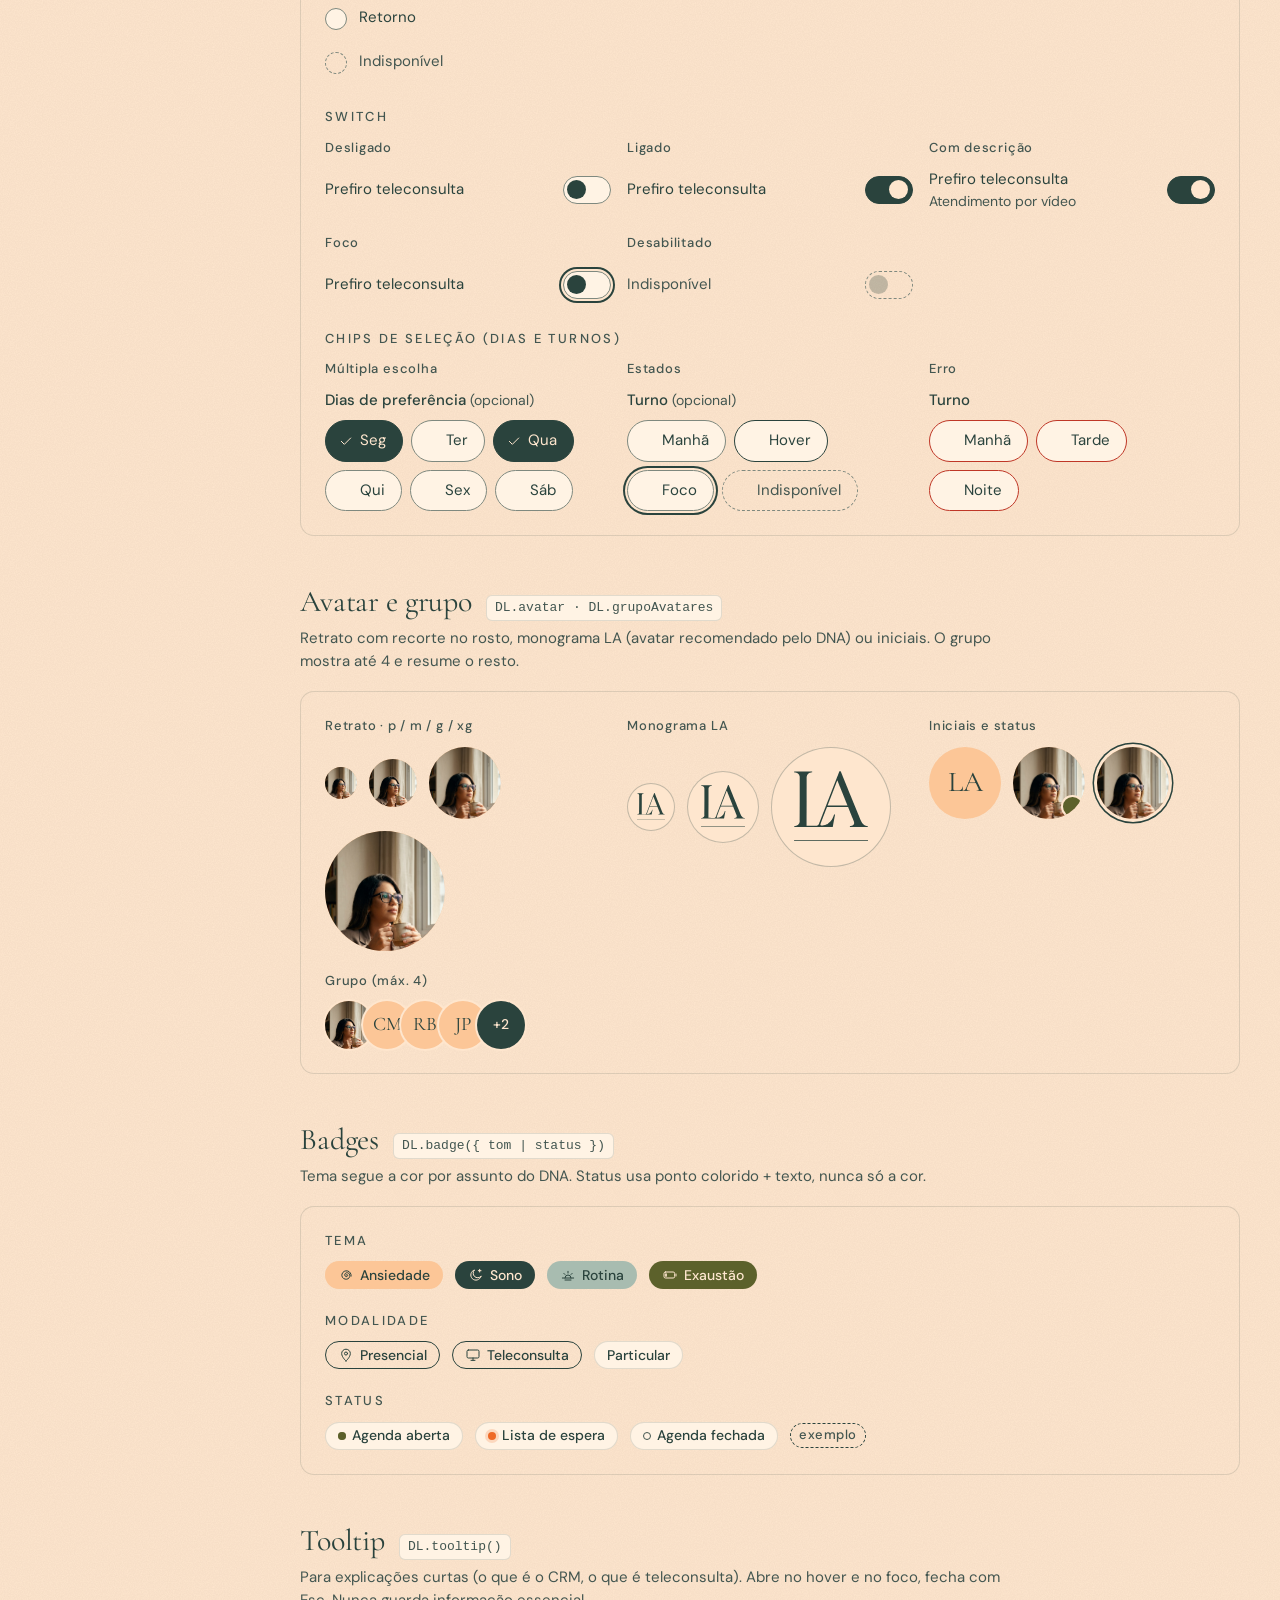
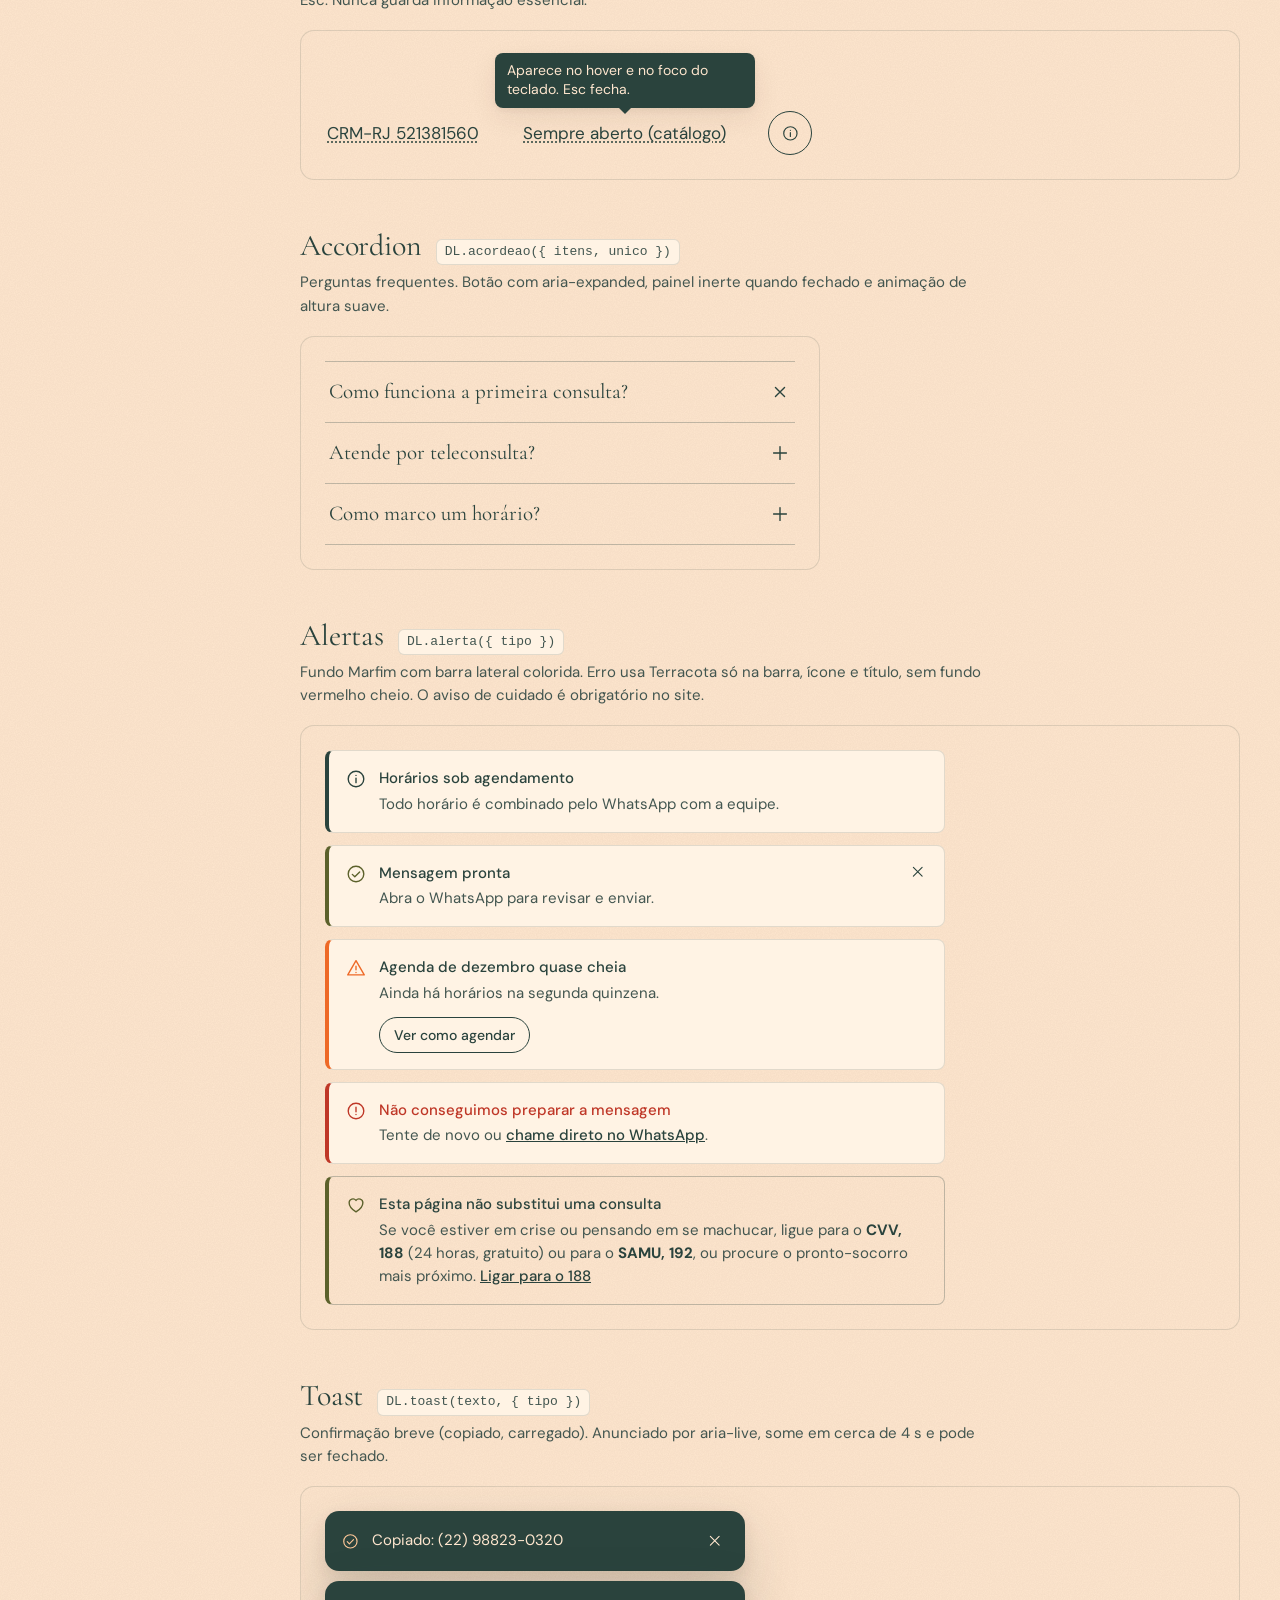
<file: biblioteca.html>
<!doctype html>
<html lang="pt-BR">
<head>
  <meta charset="utf-8">
  <meta name="viewport" content="width=device-width, initial-scale=1">
  <title>Biblioteca de componentes · Dra. Lais Azevedo</title>
  <meta name="description" content="Catálogo de fundamentos e componentes do site da Dra. Lais Azevedo, baseado no DNA Criativo v2.1.">
  <link rel="icon" href="assets/monograma-floresta.svg" type="image/svg+xml">
  <link rel="stylesheet" href="tokens.css">
  <link rel="stylesheet" href="componentes.css">
  <link rel="stylesheet" href="animacoes.css">
  <link rel="stylesheet" href="catalogo.css">
</head>
<body>
  <div class="doc">
    <nav class="doc-nav" aria-label="Seções do catálogo">
      <div class="doc-nav__topo">
        <a class="doc-nav__marca" href="#topo"><img src="assets/monograma-creme.svg" alt=""><span>Biblioteca<br>Dra. Lais</span></a>
        <button type="button" class="btn btn--p doc-nav__menu" aria-expanded="false" aria-controls="doc-nav-lista">Seções</button>
      </div>
      <div class="doc-nav__lista" id="doc-nav-lista"></div>
    </nav>
    <main class="doc-main" id="topo"></main>
  </div>

  <script src="icones.js"></script>
  <script src="componentes.js"></script>
  <script src="animacoes.js"></script>
  <script src="conteudo.js"></script>
  <script src="catalogo.js"></script>
</body>
</html>
</file>
<file: tokens.css>
/* ==========================================================================
   Dra. Lais Azevedo · Tokens de design
   Fonte de verdade: DNA Criativo v2.1 (Ref/DNA.pdf), paleta Sol & Sálvia.
   Todos os componentes usam só estes tokens. Para mudar a marca, mude aqui.
   ========================================================================== */

@import url("https://fonts.googleapis.com/css2?family=Cormorant+Garamond:ital,wght@0,300;0,400;0,500;1,400&family=DM+Sans:opsz,wght@9..40,400;9..40,500&display=swap");

:root {
  /* ---------- Paleta Sol & Sálvia (proporção 60 / 25 / 15) ---------- */
  /* Base · 60% */
  --cor-creme-sol: #FEE6CE;   /* fundo principal */
  --cor-marfim:    #FFF3E4;   /* fundo de leitura, campos, cartões */
  --cor-pessego:   #FCC697;   /* cartões e faixas */
  /* Calma · 25% */
  --cor-salvia:    #A8BCB0;   /* respiro */
  --cor-oliva:     #5C612B;   /* acolhimento */
  --cor-floresta:  #2A433D;   /* texto e fundo escuro */
  /* Energia · 15% (tempero, não prato principal) */
  --cor-laranja-sol: #EE6926; /* botão de destaque, número, sol. Nunca texto sobre claro */
  --cor-terracota:   #BF3727; /* ênfase e rótulos. Só acento, nunca fundo cheio */
  --cor-tijolo:      #912319; /* profundidade. Só acento */

  /* Derivadas (calculadas para contraste, ver catálogo) */
  --cor-floresta-suave: #435650; /* texto secundário: 5,0:1 sobre Pêssego, 7,4:1 sobre Creme */
  --cor-floresta-profunda: #1F332E; /* hover sobre Floresta */
  --cor-borda-campo: #7F897F;    /* borda de campo: 3,3:1 sobre Marfim (WCAG 1.4.11) */
  --cor-laranja-claro: #F27A3D;  /* hover do botão de destaque (aumenta o contraste) */

  /* ---------- Papéis semânticos (superfície clara, padrão) ---------- */
  --fundo:                var(--cor-creme-sol);
  --fundo-leitura:        var(--cor-marfim);
  --superficie:           var(--cor-marfim);
  --superficie-destaque:  var(--cor-pessego);
  --superficie-calma:     var(--cor-salvia);
  --superficie-escura:    var(--cor-floresta);

  --texto:            var(--cor-floresta);
  --texto-suave:      var(--cor-floresta-suave);
  --texto-invertido:  var(--cor-creme-sol);
  --texto-enfase:     var(--cor-terracota);   /* itálico de ênfase, eyebrows */

  --borda-sutil:   rgba(42, 67, 61, 0.14);
  --borda:         rgba(42, 67, 61, 0.28);
  --borda-campo:   var(--cor-borda-campo);
  --borda-forte:   var(--cor-floresta);

  --acao:             var(--cor-floresta);
  --acao-hover:       var(--cor-oliva);
  --acao-pressionada: var(--cor-floresta-profunda);
  --acao-texto:       var(--cor-creme-sol);
  --acao-destaque:        var(--cor-laranja-sol);
  --acao-destaque-hover:  var(--cor-laranja-claro);
  --acao-destaque-texto:  var(--cor-floresta);

  --foco: var(--cor-floresta);
  --foco-anel: 0 0 0 2px var(--fundo), 0 0 0 4px var(--foco);

  /* Feedback (vermelho só em texto, ícone e borda; nunca fundo cheio) */
  --feedback-sucesso: var(--cor-oliva);
  --feedback-info:    var(--cor-floresta);
  --feedback-atencao: var(--cor-laranja-sol);  /* só ícone e barra, nunca texto */
  --feedback-erro:    var(--cor-terracota);
  --feedback-fundo:   var(--cor-marfim);

  /* Cor por assunto (DNA 5.7): ansiedade Pêssego · depressão Sálvia ·
     rotina Creme/Marfim · acolhimento Oliva ou Floresta */
  --assunto-ansiedade: var(--cor-pessego);
  --assunto-sono:      var(--cor-floresta);
  --assunto-rotina:    var(--cor-salvia);
  --assunto-exaustao:  var(--cor-oliva);
  --assunto-perguntas: var(--cor-marfim);

  /* ---------- Tipografia ---------- */
  --fonte-display: "Cormorant Garamond", "Cormorant", Georgia, "Times New Roman", serif;
  --fonte-texto:   "DM Sans", system-ui, -apple-system, "Segoe UI", Roboto, sans-serif;
  --fonte-codigo:  ui-monospace, "SF Mono", Menlo, Consolas, monospace; /* só no catálogo */

  --peso-light: 300;
  --peso-regular: 400;
  --peso-medium: 500;

  /* Escala (mínimo 13 px, DNA 5.4) */
  --fs-rotulo:   0.8125rem; /* 13 · eyebrow, caixa alta espaçada */
  --fs-legenda:  0.875rem;  /* 14 */
  --fs-pequeno:  0.9375rem; /* 15 */
  --fs-corpo:    1.0625rem; /* 17 */
  --fs-lead:     1.25rem;   /* 20 */
  --fs-h4:       1.5rem;    /* 24 · Cormorant a partir daqui */
  --fs-h3:       1.875rem;  /* 30 */
  --fs-h2:       2.375rem;  /* 38 */
  --fs-h1:       3rem;      /* 48 */
  --fs-display:  3.75rem;   /* 60 */

  --lh-justo: 1.1;
  --lh-titulo: 1.2;
  --lh-corpo: 1.55;
  --ls-rotulo: 0.18em;

  /* ---------- Espaçamento (base 4) ---------- */
  --esp-1: 4px;
  --esp-2: 8px;
  --esp-3: 12px;
  --esp-4: 16px;
  --esp-5: 24px;
  --esp-6: 32px;
  --esp-7: 48px;
  --esp-8: 64px;
  --esp-9: 96px;

  --coluna: 480px;      /* coluna estilo Linktree */
  --gutter: 20px;
  --toque-min: 44px;    /* área mínima de toque */

  /* ---------- Raios ---------- */
  --raio-xs: 4px;
  --raio-sm: 8px;
  --raio-md: 14px;
  --raio-lg: 22px;
  --raio-pill: 999px;

  /* ---------- Sombras (macias e quentes) ---------- */
  --sombra-1: 0 1px 2px rgba(66, 44, 31, 0.06), 0 2px 8px rgba(66, 44, 31, 0.05);
  --sombra-2: 0 2px 6px rgba(66, 44, 31, 0.07), 0 10px 28px rgba(66, 44, 31, 0.08);
  --sombra-3: 0 6px 16px rgba(66, 44, 31, 0.10), 0 24px 60px rgba(42, 67, 61, 0.18);

  /* ---------- Movimento (princípios de Emil Kowalski) ----------
     · ease-out para tudo que entra ou sai (responde rápido, assenta devagar)
     · ease-in-out só para o que já está na tela e muda de lugar
     · nunca ease-in em UI; nada acima de 300 ms em interação comum
     · só transform e opacity (e filter leve); nunca scale(0) */
  --ease-out: cubic-bezier(0.23, 1, 0.32, 1);
  --ease-in-out: cubic-bezier(0.77, 0, 0.175, 1);
  --ease-folha: cubic-bezier(0.32, 0.72, 0, 1);   /* curva do Vaul, para folhas e flutuantes */
  --curva: var(--ease-out);
  --dur-toque: 160ms;     /* feedback de pressão */
  --dur-rapida: 150ms;    /* hover, troca de cor */
  --dur: 220ms;           /* padrão de UI */
  --dur-lenta: 300ms;     /* modal, accordion */
  --dur-folha: 500ms;     /* folha inferior, flutuante */
  --dur-entrada: 500ms;   /* só na primeira carga da página */
  --escala-toque: 0.97;
  --escala-entrada: 0.96;

  /* ---------- Textura: grão de papel ~4% (DNA 5.5) ---------- */
  --textura-grao: url("data:image/svg+xml,%3Csvg xmlns='http://www.w3.org/2000/svg' width='220' height='220'%3E%3Cfilter id='g'%3E%3CfeTurbulence type='fractalNoise' baseFrequency='.85' numOctaves='2' stitchTiles='stitch'/%3E%3CfeColorMatrix values='0 0 0 0 .26 0 0 0 0 .17 0 0 0 0 .12 0 0 0 .09 0'/%3E%3C/filter%3E%3Crect width='100%25' height='100%25' filter='url(%23g)'/%3E%3C/svg%3E");

  --z-flutuante: 40;
  --z-toast: 60;
  --z-tooltip: 70;
}

/* ---------- Superfície escura (Floresta) ----------
   Aplique .superficie-floresta a qualquer bloco para remapear os papéis. */
.superficie-floresta {
  --fundo: var(--cor-floresta);
  --fundo-leitura: var(--cor-floresta);
  --superficie: #33504A;
  --texto: var(--cor-creme-sol);
  --texto-suave: #D9CBB8;
  --texto-enfase: var(--cor-pessego);
  --borda-sutil: rgba(254, 230, 206, 0.16);
  --borda: rgba(254, 230, 206, 0.32);
  --borda-campo: var(--cor-salvia);
  --borda-forte: var(--cor-creme-sol);
  --acao: var(--cor-creme-sol);
  --acao-hover: var(--cor-marfim);
  --acao-pressionada: var(--cor-pessego);
  --acao-texto: var(--cor-floresta);
  --foco: var(--cor-creme-sol);
  --foco-anel: 0 0 0 2px var(--cor-floresta), 0 0 0 4px var(--cor-creme-sol);
  background-color: var(--fundo);
  color: var(--texto);
}

/* Pêssego: Terracota cai para 3,6:1, então a ênfase pequena vira Tijolo (5,6:1). */
.superficie-pessego {
  --fundo: var(--cor-pessego);
  --superficie: var(--cor-marfim);
  --texto-enfase: var(--cor-tijolo);
  --foco-anel: 0 0 0 2px var(--cor-pessego), 0 0 0 4px var(--cor-floresta);
  background-color: var(--fundo);
  color: var(--texto);
}
/* Sálvia: Terracota (2,8:1) e texto suave não passam; ênfase vira Floresta. */
.superficie-salvia {
  --fundo: var(--cor-salvia);
  --superficie: var(--cor-marfim);
  --texto-suave: var(--cor-floresta);
  --texto-enfase: var(--cor-floresta);
  --borda-campo: var(--cor-floresta);
  --foco-anel: 0 0 0 2px var(--cor-salvia), 0 0 0 4px var(--cor-floresta);
  background-color: var(--fundo);
  color: var(--texto);
}

/* Reduzir movimento não é zero movimento: mantém fades curtos,
   tira deslocamento e escala (ver animacoes.css). */
@media (prefers-reduced-motion: reduce) {
  :root { --dur-folha: 220ms; --dur-entrada: 200ms; --escala-toque: 1; --escala-entrada: 1; }
}
</file>
<file: componentes.css>
/* ==========================================================================
   Dra. Lais Azevedo · Componentes
   Depende de tokens.css. Estados forçados (.is-hover, .is-foco, .is-pressionado)
   existem só para o catálogo mostrar cada estado lado a lado.
   ========================================================================== */

/* ---------- Base ---------- */
*, *::before, *::after { box-sizing: border-box; }
html { -webkit-text-size-adjust: 100%; scroll-behavior: smooth; }
@media (prefers-reduced-motion: reduce) { html { scroll-behavior: auto; } }

body {
  margin: 0;
  background-color: var(--fundo);
  background-image: var(--textura-grao);
  color: var(--texto);
  font-family: var(--fonte-texto);
  font-size: var(--fs-corpo);
  line-height: var(--lh-corpo);
  font-variant-numeric: lining-nums;
  -webkit-font-smoothing: antialiased;
  text-rendering: optimizeLegibility;
}
img, svg { display: block; max-width: 100%; }
button, input, select, textarea { font: inherit; color: inherit; }
a { color: inherit; }
p { margin: 0; }
:focus { outline: none; }
:focus-visible { box-shadow: var(--foco-anel); border-radius: var(--raio-xs); }

.visualmente-oculto {
  position: absolute !important; width: 1px; height: 1px; padding: 0; margin: -1px;
  overflow: hidden; clip: rect(0 0 0 0); white-space: nowrap; border: 0;
}

/* ---------- Tipografia ---------- */
.t-display, .t-h1, .t-h2, .t-h3, .t-h4 {
  font-family: var(--fonte-display);
  font-weight: var(--peso-light);
  line-height: var(--lh-titulo);
  letter-spacing: -0.005em;
  margin: 0;
  text-wrap: balance;
}
.t-display { font-size: clamp(2.6rem, 9vw, var(--fs-display)); line-height: var(--lh-justo); }
.t-h1 { font-size: clamp(2.25rem, 7vw, var(--fs-h1)); line-height: var(--lh-justo); }
.t-h2 { font-size: clamp(1.9rem, 5.5vw, var(--fs-h2)); }
.t-h3 { font-size: var(--fs-h3); font-weight: var(--peso-regular); }
.t-h4 { font-size: var(--fs-h4); font-weight: var(--peso-regular); }
.t-display em, .t-h1 em, .t-h2 em, .t-h3 em, .t-h4 em, .enfase {
  font-family: var(--fonte-display);
  font-style: italic;
  font-weight: var(--peso-regular);
  color: var(--texto-enfase);
}
.t-lead { font-size: var(--fs-lead); line-height: 1.5; }
.t-corpo { font-size: var(--fs-corpo); }
.t-pequeno { font-size: var(--fs-pequeno); }
.t-legenda { font-size: var(--fs-legenda); color: var(--texto-suave); }
.t-rotulo, .eyebrow {
  font-size: var(--fs-rotulo);
  font-weight: var(--peso-medium);
  letter-spacing: var(--ls-rotulo);
  text-transform: uppercase;
  line-height: 1.4;
}
.eyebrow { color: var(--texto-enfase); }
.t-suave { color: var(--texto-suave); }
.t-numero { font-family: var(--fonte-display); font-weight: var(--peso-light); color: var(--texto); }

/* ---------- Ícone ---------- */
.icone {
  width: 1.25em; height: 1.25em; flex: none;
  stroke: currentColor; fill: none;
  stroke-width: 1.5; stroke-linecap: round; stroke-linejoin: round;
}
.icone--p { width: 18px; height: 18px; }
.icone--m { width: 22px; height: 22px; }
.icone--g { width: 32px; height: 32px; stroke-width: 1.3; }
.icone--xg { width: 48px; height: 48px; stroke-width: 1.1; }

/* ---------- Spinner ---------- */
.spinner {
  width: 1.1em; height: 1.1em; flex: none;
  border-radius: 50%;
  border: 1.5px solid currentColor;
  border-right-color: transparent;
  animation: girar 650ms linear infinite; /* spinner rápido = carregamento parece mais rápido */
}
@keyframes girar { to { transform: rotate(360deg); } }
@media (prefers-reduced-motion: reduce) { .spinner { animation-duration: 2.4s; } }

/* ==========================================================================
   BOTÕES
   ========================================================================== */
.btn {
  --btn-bg: var(--acao);
  --btn-cor: var(--acao-texto);
  --btn-borda: transparent;
  position: relative;
  display: inline-flex; align-items: center; justify-content: center; gap: var(--esp-2);
  min-height: var(--toque-min);
  padding: 10px 22px;
  border: 1.5px solid var(--btn-borda);
  border-radius: var(--raio-pill);
  background: var(--btn-bg);
  color: var(--btn-cor);
  font-family: var(--fonte-texto);
  font-size: var(--fs-pequeno);
  font-weight: var(--peso-medium);
  line-height: 1.2;
  text-decoration: none;
  text-align: center;
  cursor: pointer;
  user-select: none;
  transition: background-color var(--dur) var(--curva), color var(--dur) var(--curva),
              border-color var(--dur) var(--curva), transform var(--dur-rapida) var(--curva),
              box-shadow var(--dur) var(--curva);
}
.btn:hover, .btn.is-hover { --btn-bg: var(--acao-hover); }
.btn:active, .btn.is-pressionado { --btn-bg: var(--acao-pressionada); transform: translateY(1px); }
.btn:focus-visible, .btn.is-foco { box-shadow: var(--foco-anel); border-radius: var(--raio-pill); }

/* Destaque (energia): Laranja Sol + texto Floresta. O par tem 3,4:1, então o
   rótulo é sempre Cormorant ≥ 24 px (regra do DNA "só ≥ 24 px"). */
.btn--destaque {
  --btn-bg: var(--acao-destaque);
  --btn-cor: var(--acao-destaque-texto);
  font-family: var(--fonte-display);
  font-size: var(--fs-h4);
  font-weight: var(--peso-medium);
  letter-spacing: 0.005em;
  padding: 10px 20px;
  min-height: 56px;
  text-wrap: balance;
}
.btn--destaque .icone { width: 22px; height: 22px; } /* não cresce com a fonte de 24 px */
.btn--destaque:hover, .btn--destaque.is-hover { --btn-bg: var(--acao-destaque-hover); box-shadow: var(--sombra-2); }
.btn--destaque:active, .btn--destaque.is-pressionado { --btn-bg: var(--acao-destaque); box-shadow: none; }

.btn--secundario {
  --btn-bg: transparent;
  --btn-cor: var(--texto);
  --btn-borda: var(--borda-forte);
}
.btn--secundario:hover, .btn--secundario.is-hover { --btn-bg: var(--superficie); }
.btn--secundario:active, .btn--secundario.is-pressionado { --btn-bg: var(--superficie-destaque); }
.superficie-floresta .btn--secundario:active, .superficie-floresta .btn--secundario.is-pressionado { --btn-bg: rgba(254,230,206,.12); }

.btn--discreto {
  --btn-bg: transparent;
  --btn-cor: var(--texto);
  padding-inline: 12px;
  text-decoration: underline;
  text-decoration-color: var(--borda);
  text-underline-offset: 4px;
}
.btn--discreto:hover, .btn--discreto.is-hover { --btn-bg: transparent; text-decoration-color: currentColor; }
.btn--discreto:active, .btn--discreto.is-pressionado { --btn-bg: var(--borda-sutil); }

/* Tamanhos */
.btn--p { min-height: 36px; padding: 6px 14px; font-size: var(--fs-legenda); }
.btn--p.btn--destaque { font-size: var(--fs-h4); min-height: 48px; }
.btn--g { min-height: 52px; padding: 12px 28px; font-size: var(--fs-corpo); }
.btn--bloco { display: flex; width: 100%; }

/* Somente ícone (precisa de aria-label) */
.btn--icone { padding: 0; width: var(--toque-min); min-width: var(--toque-min); border-radius: 50%; }
.btn--icone.btn--p { width: 36px; min-width: 36px; min-height: 36px; }

/* Desabilitado */
.btn:disabled, .btn[aria-disabled="true"] {
  --btn-bg: transparent;
  --btn-cor: var(--texto-suave);
  --btn-borda: var(--borda);
  border-style: dashed;
  box-shadow: none;
  transform: none;
  cursor: not-allowed;
  opacity: 0.85;
}
.btn--discreto:disabled { --btn-borda: transparent; }

/* Carregando: mantém a largura, troca o texto pelo spinner */
.btn[aria-busy="true"] { cursor: progress; }
.btn[aria-busy="true"] .btn__conteudo { visibility: hidden; }
.btn .btn__carregando { position: absolute; inset: 0; display: none; align-items: center; justify-content: center; }
.btn[aria-busy="true"] .btn__carregando { display: flex; }
.btn__conteudo { display: inline-flex; align-items: center; gap: var(--esp-2); }

/* ==========================================================================
   CAMPOS
   ========================================================================== */
.campo { display: grid; gap: 6px; min-width: 0; }
.campo__rotulo {
  font-size: var(--fs-pequeno);
  font-weight: var(--peso-medium);
  display: flex; align-items: baseline; gap: var(--esp-2); flex-wrap: wrap;
}
.campo__opcional { font-weight: var(--peso-regular); color: var(--texto-suave); font-size: var(--fs-legenda); }
.campo__controle { position: relative; display: flex; align-items: center; }
.campo__controle > .icone {
  position: absolute; left: 14px; color: var(--texto-suave); pointer-events: none;
}
.campo__entrada {
  width: 100%;
  min-height: 48px;
  padding: 12px 14px;
  border: 1.5px solid var(--borda-campo);
  border-radius: var(--raio-sm);
  background: var(--cor-marfim);
  color: var(--cor-floresta);
  font-size: 1rem;   /* 16 px: evita zoom no iOS */
  line-height: 1.4;
  transition: border-color var(--dur) var(--curva), box-shadow var(--dur) var(--curva), background-color var(--dur) var(--curva);
  appearance: none;
}
.campo__controle > .icone ~ .campo__entrada { padding-left: 44px; }
.campo__entrada::placeholder { color: var(--cor-floresta-suave); opacity: 0.8; }
.campo__entrada:hover, .campo__entrada.is-hover { border-color: var(--cor-floresta); }
.campo__entrada:focus-visible, .campo__entrada:focus, .campo__entrada.is-foco {
  border-color: var(--cor-floresta);
  box-shadow: 0 0 0 3px rgba(42, 67, 61, 0.18);
  border-radius: var(--raio-sm);
}
textarea.campo__entrada { min-height: 112px; resize: vertical; }

select.campo__entrada {
  padding-right: 44px;
  cursor: pointer;
  background-image: url("data:image/svg+xml,%3Csvg xmlns='http://www.w3.org/2000/svg' viewBox='0 0 24 24' fill='none' stroke='%232A433D' stroke-width='1.5' stroke-linecap='round' stroke-linejoin='round'%3E%3Cpath d='M6 9l6 6 6-6'/%3E%3C/svg%3E");
  background-repeat: no-repeat;
  background-position: right 14px center;
  background-size: 18px;
}

.campo__ajuda { font-size: var(--fs-legenda); color: var(--texto-suave); display: flex; justify-content: space-between; gap: var(--esp-3); }
.campo__contador { margin-left: auto; font-variant-numeric: tabular-nums; white-space: nowrap; }
.campo__erro {
  display: none;
  align-items: flex-start; gap: 6px;
  font-size: var(--fs-legenda);
  color: var(--feedback-erro);
  font-weight: var(--peso-medium);
}
.campo__erro .icone { width: 16px; height: 16px; margin-top: 2px; }

.campo.is-erro .campo__entrada { border-color: var(--feedback-erro); border-width: 2px; }
.campo.is-erro .campo__entrada:focus { box-shadow: 0 0 0 3px rgba(191, 55, 39, 0.18); }
.campo.is-erro .campo__erro { display: flex; }
.campo.is-sucesso .campo__entrada { border-color: var(--feedback-sucesso); }

.campo.is-desabilitado .campo__rotulo { color: var(--texto-suave); }
.campo__entrada:disabled {
  background: transparent;
  border-style: dashed;
  border-color: var(--borda);
  color: var(--texto-suave);
  cursor: not-allowed;
}
.superficie-floresta .campo__entrada { border-color: var(--borda-campo); }
.superficie-floresta .campo__entrada:disabled { color: var(--texto-suave); }

/* ---------- Checkbox e radio ---------- */
.opcao {
  display: flex; align-items: flex-start; gap: var(--esp-3);
  min-height: var(--toque-min);
  padding-block: 10px;
  cursor: pointer;
  font-size: var(--fs-pequeno);
  line-height: 1.45;
}
.opcao input {
  appearance: none; margin: 1px 0 0; flex: none;
  width: 22px; height: 22px;
  border: 1.5px solid var(--borda-campo);
  background: var(--cor-marfim);
  display: grid; place-content: center;
  cursor: pointer;
  transition: background-color var(--dur-rapida) var(--curva), border-color var(--dur-rapida) var(--curva);
}
.opcao input[type="checkbox"] { border-radius: 6px; }
.opcao input[type="radio"] { border-radius: 50%; }
.opcao input::after { content: ""; transform: scale(0); transition: transform var(--dur-rapida) var(--curva); }
.opcao input[type="checkbox"]::after {
  width: 12px; height: 12px;
  background: var(--cor-creme-sol);
  clip-path: polygon(14% 52%, 0 66%, 38% 100%, 100% 22%, 86% 8%, 37% 70%);
}
.opcao input[type="radio"]::after { width: 10px; height: 10px; border-radius: 50%; background: var(--cor-creme-sol); }
.opcao input:checked { background: var(--cor-floresta); border-color: var(--cor-floresta); }
.opcao input:checked::after { transform: scale(1); }
.opcao:hover input, .opcao.is-hover input { border-color: var(--cor-floresta); }
.opcao input:focus-visible, .opcao.is-foco input { box-shadow: var(--foco-anel); }
.opcao input[type="checkbox"]:focus-visible, .opcao.is-foco input[type="checkbox"] { border-radius: 6px; }
.opcao input[type="radio"]:focus-visible, .opcao.is-foco input[type="radio"] { border-radius: 50%; }
.opcao.is-desabilitado { color: var(--texto-suave); cursor: not-allowed; }
.opcao input:disabled { border-style: dashed; background: transparent; cursor: not-allowed; }
.opcao input:disabled:checked { background: var(--borda); border-color: var(--borda); }
.opcao.is-erro input { border-color: var(--feedback-erro); border-width: 2px; }
.opcao__descricao { display: block; color: var(--texto-suave); font-size: var(--fs-legenda); }

.grupo-opcoes { border: 0; padding: 0; margin: 0; min-width: 0; }
.grupo-opcoes legend { padding: 0; margin-bottom: var(--esp-1); font-size: var(--fs-pequeno); font-weight: var(--peso-medium); }
.grupo-opcoes--linha .grupo-opcoes__itens { display: flex; flex-wrap: wrap; column-gap: var(--esp-5); }

/* ---------- Switch ---------- */
.interruptor {
  display: flex; align-items: center; justify-content: space-between; gap: var(--esp-4);
  min-height: var(--toque-min);
  cursor: pointer;
  font-size: var(--fs-pequeno);
}
.interruptor__texto { display: grid; }
.interruptor input {
  appearance: none; flex: none; margin: 0;
  width: 48px; height: 28px;
  border-radius: var(--raio-pill);
  border: 1.5px solid var(--borda-campo);
  background: var(--cor-marfim);
  position: relative;
  cursor: pointer;
  transition: background-color var(--dur) var(--curva), border-color var(--dur) var(--curva);
}
.interruptor input::after {
  content: ""; position: absolute; top: 3px; left: 3px;
  width: 19px; height: 19px; border-radius: 50%;
  background: var(--cor-floresta);
  transition: transform var(--dur) var(--curva), background-color var(--dur) var(--curva);
}
.interruptor input:checked { background: var(--cor-floresta); border-color: var(--cor-floresta); }
.interruptor input:checked::after { transform: translateX(20px); background: var(--cor-creme-sol); }
.interruptor:hover input, .interruptor.is-hover input { border-color: var(--cor-floresta); }
.interruptor input:focus-visible, .interruptor.is-foco input { box-shadow: var(--foco-anel); border-radius: var(--raio-pill); }
.interruptor.is-desabilitado { color: var(--texto-suave); cursor: not-allowed; }
.interruptor input:disabled { border-style: dashed; background: transparent; cursor: not-allowed; }
.interruptor input:disabled::after { background: var(--borda); }

/* ---------- Chips (seleção múltipla) ---------- */
.chips { display: flex; flex-wrap: wrap; gap: var(--esp-2); border: 0; margin: 0; padding: 0; min-width: 0; }
.chips legend { padding: 0; margin-bottom: var(--esp-2); font-size: var(--fs-pequeno); font-weight: var(--peso-medium); width: 100%; }
.chip { position: relative; display: inline-flex; }
.chip input { position: absolute; opacity: 0; inset: 0; margin: 0; cursor: pointer; }
.chip span {
  display: inline-flex; align-items: center; gap: 6px;
  min-height: 40px; padding: 8px 16px;
  border: 1.5px solid var(--borda-campo);
  border-radius: var(--raio-pill);
  background: var(--cor-marfim);
  color: var(--cor-floresta);
  font-size: var(--fs-pequeno);
  transition: background-color var(--dur-rapida) var(--curva), border-color var(--dur-rapida) var(--curva), color var(--dur-rapida) var(--curva);
}
.chip span .icone { width: 16px; height: 16px; display: none; }
.chip:hover span, .chip.is-hover span { border-color: var(--cor-floresta); }
.chip input:checked + span { background: var(--cor-floresta); color: var(--cor-creme-sol); border-color: var(--cor-floresta); }
.chip input:checked + span .icone { display: block; }
.chip input:focus-visible + span, .chip.is-foco span { box-shadow: var(--foco-anel); }
.chip input:disabled + span { border-style: dashed; background: transparent; color: var(--texto-suave); cursor: not-allowed; }
.chips.is-erro .chip span { border-color: var(--feedback-erro); }

/* ==========================================================================
   AVATAR
   ========================================================================== */
.avatar {
  --tam: 48px;
  position: relative;
  width: var(--tam); height: var(--tam); flex: none;
  border-radius: 50%;
  overflow: hidden;
  background: var(--cor-pessego);
  color: var(--cor-floresta);
  display: grid; place-items: center;
  font-family: var(--fonte-display);
  font-size: calc(var(--tam) * 0.4);
  font-weight: var(--peso-regular);
}
.avatar img { width: 100%; height: 100%; object-fit: cover; object-position: 54% 26%; }
.avatar--monograma { background: var(--cor-creme-sol); border: 1px solid var(--borda); }
.avatar--monograma img { object-fit: contain; width: 62%; height: 62%; }
.avatar--p { --tam: 32px; }
.avatar--m { --tam: 48px; }
.avatar--g { --tam: 72px; }
.avatar--xg { --tam: 120px; }
.avatar--anel { box-shadow: 0 0 0 3px var(--fundo), 0 0 0 4.5px var(--cor-floresta); }
.avatar__status {
  position: absolute; right: 4%; bottom: 4%;
  width: 26%; height: 26%; min-width: 10px; min-height: 10px;
  border-radius: 50%;
  background: var(--cor-oliva);
  box-shadow: 0 0 0 2px var(--fundo);
}
.grupo-avatares { display: flex; align-items: center; }
.grupo-avatares .avatar { box-shadow: 0 0 0 2px var(--fundo); }
.grupo-avatares .avatar + .avatar { margin-left: -10px; }
.grupo-avatares__mais { background: var(--cor-floresta); color: var(--cor-creme-sol); font-family: var(--fonte-texto); font-size: var(--fs-legenda); font-weight: var(--peso-medium); }

/* ==========================================================================
   BADGES
   ========================================================================== */
.badge {
  display: inline-flex; align-items: center; gap: 6px;
  min-height: 28px; padding: 3px 12px;
  border-radius: var(--raio-pill);
  font-size: var(--fs-legenda);
  font-weight: var(--peso-medium);
  line-height: 1.3;
  white-space: nowrap;
  background: var(--cor-marfim);
  color: var(--cor-floresta);
  border: 1px solid var(--borda-sutil);
}
.badge .icone { width: 16px; height: 16px; }
.badge--ansiedade { background: var(--cor-pessego); border-color: transparent; }
.badge--sono { background: var(--cor-floresta); color: var(--cor-creme-sol); border-color: transparent; }
.badge--rotina { background: var(--cor-salvia); border-color: transparent; }
.badge--exaustao { background: var(--cor-oliva); color: var(--cor-creme-sol); border-color: transparent; }
.badge--contorno { background: transparent; border-color: var(--borda-forte); color: var(--texto); }
.badge__ponto { width: 8px; height: 8px; border-radius: 50%; background: currentColor; flex: none; }
.badge--aberta .badge__ponto { background: var(--cor-oliva); box-shadow: 0 0 0 3px rgba(92, 97, 43, 0.18); }
.badge--espera .badge__ponto { background: var(--cor-laranja-sol); box-shadow: 0 0 0 3px rgba(238, 105, 38, 0.2); }
.badge--fechada .badge__ponto { background: transparent; border: 1.5px solid var(--cor-floresta-suave); }

.marca-exemplo {
  display: inline-flex; align-items: center;
  padding: 1px 8px;
  border: 1px dashed var(--borda-forte);
  border-radius: var(--raio-pill);
  font-family: var(--fonte-texto);
  font-size: var(--fs-rotulo);
  font-style: normal;
  font-weight: var(--peso-medium);
  letter-spacing: 0.04em;
  color: var(--texto-suave);
  vertical-align: middle;
  white-space: nowrap;
}
body.sem-marcas-exemplo .marca-exemplo { display: none; }

/* ==========================================================================
   TOOLTIP
   ========================================================================== */
.tooltip { position: relative; display: inline-flex; }
.tooltip__balao {
  position: absolute; left: 50%; bottom: calc(100% + 10px);
  z-index: var(--z-tooltip);
  width: max-content; max-width: min(260px, 80vw);
  padding: 8px 12px;
  border-radius: var(--raio-sm);
  background: var(--cor-floresta);
  color: var(--cor-creme-sol);
  font-size: var(--fs-legenda);
  font-weight: var(--peso-regular);
  line-height: 1.4;
  text-align: left;
  box-shadow: var(--sombra-2);
  opacity: 0; visibility: hidden;
  transform: translate(-50%, 4px);
  transition: opacity var(--dur) var(--curva), transform var(--dur) var(--curva), visibility var(--dur);
  pointer-events: none;
}
.tooltip__balao::after {
  content: ""; position: absolute; top: 100%; left: 50%;
  border: 6px solid transparent; border-top-color: var(--cor-floresta);
  transform: translateX(-50%);
}
.tooltip--baixo .tooltip__balao { bottom: auto; top: calc(100% + 10px); transform: translate(-50%, -4px); }
.tooltip--baixo .tooltip__balao::after { top: auto; bottom: 100%; border-top-color: transparent; border-bottom-color: var(--cor-floresta); }
.tooltip:hover .tooltip__balao,
.tooltip:focus-within .tooltip__balao,
.tooltip.is-aberto .tooltip__balao { opacity: 1; visibility: visible; transform: translate(-50%, 0); }
.tooltip.is-fechado .tooltip__balao { opacity: 0; visibility: hidden; }
.superficie-floresta .tooltip__balao { background: var(--cor-creme-sol); color: var(--cor-floresta); }
.superficie-floresta .tooltip__balao::after { border-top-color: var(--cor-creme-sol); }
.tooltip__gatilho {
  display: inline-flex; align-items: center; gap: 4px;
  background: none; border: 0; padding: 2px; cursor: help;
  color: inherit; font: inherit;
  text-decoration: underline dotted; text-underline-offset: 3px;
}

/* ==========================================================================
   ACCORDION
   ========================================================================== */
.acordeao { border-top: 1px solid var(--borda); }
.acordeao__item { border-bottom: 1px solid var(--borda); }
.acordeao__titulo { margin: 0; font: inherit; }
.acordeao__botao {
  display: flex; align-items: center; justify-content: space-between; gap: var(--esp-4);
  width: 100%;
  min-height: 60px;
  padding: var(--esp-4) var(--esp-1);
  background: none; border: 0;
  text-align: left;
  font-family: var(--fonte-display);
  font-size: 1.3125rem;
  font-weight: var(--peso-regular);
  line-height: 1.3;
  color: var(--texto);
  cursor: pointer;
}
.acordeao__botao:hover, .acordeao__botao.is-hover { color: var(--texto); background: var(--borda-sutil); }
.acordeao__botao .icone { transition: transform var(--dur) var(--curva); }
.acordeao__botao[aria-expanded="true"] .icone { transform: rotate(45deg); }
.acordeao__painel {
  display: grid;
  grid-template-rows: 0fr;
  transition: grid-template-rows var(--dur-lenta) var(--curva);
}
.acordeao__botao[aria-expanded="true"] + .acordeao__painel { grid-template-rows: 1fr; }
.acordeao__interno { overflow: hidden; }
.acordeao__conteudo { padding: 0 var(--esp-1) var(--esp-5); color: var(--texto-suave); font-size: var(--fs-pequeno); max-width: 62ch; }
.acordeao__conteudo p + p { margin-top: var(--esp-3); }

/* ==========================================================================
   ALERTA
   ========================================================================== */
.alerta {
  --alerta-cor: var(--feedback-info);
  display: grid; grid-template-columns: auto 1fr auto; gap: var(--esp-3);
  align-items: start;
  padding: var(--esp-4);
  border-radius: var(--raio-sm);
  background: var(--feedback-fundo);
  border: 1px solid var(--borda-sutil);
  border-left: 4px solid var(--alerta-cor);
  color: var(--cor-floresta);
  font-size: var(--fs-pequeno);
}
.alerta > .icone { color: var(--alerta-cor); width: 22px; height: 22px; margin-top: 1px; }
.alerta__titulo { font-weight: var(--peso-medium); margin-bottom: 2px; }
.alerta__texto { color: var(--cor-floresta-suave); }
.alerta__texto a { color: var(--cor-floresta); font-weight: var(--peso-medium); }
.alerta__acoes { margin-top: var(--esp-3); display: flex; flex-wrap: wrap; gap: var(--esp-2); }
.alerta--sucesso { --alerta-cor: var(--feedback-sucesso); }
.alerta--atencao { --alerta-cor: var(--feedback-atencao); }
.alerta--erro { --alerta-cor: var(--feedback-erro); }
.alerta--erro .alerta__titulo { color: var(--feedback-erro); }
.alerta__fechar { margin: -8px -8px 0 0; }
.alerta--cuidado { --alerta-cor: var(--cor-oliva); background: transparent; border: 1px solid var(--borda); border-left: 4px solid var(--alerta-cor); }

/* ==========================================================================
   TOAST
   ========================================================================== */
.toasts {
  position: fixed; z-index: var(--z-toast);
  left: 50%; bottom: calc(var(--esp-5) + env(safe-area-inset-bottom));
  transform: translateX(-50%);
  display: grid; gap: var(--esp-2);
  width: min(420px, calc(100vw - 32px));
  pointer-events: none;
}
.toast {
  display: flex; align-items: center; gap: var(--esp-3);
  padding: 12px 12px 12px 16px;
  border-radius: var(--raio-md);
  background: var(--cor-floresta);
  color: var(--cor-creme-sol);
  box-shadow: var(--sombra-3);
  font-size: var(--fs-pequeno);
  pointer-events: auto;
  animation: toast-entrar var(--dur-lenta) var(--curva);
}
.toast > .icone { color: var(--cor-pessego); }
.toast--erro > .icone { color: var(--cor-pessego); }
.toast__texto { flex: 1; min-width: 0; }
.toast .btn { --btn-cor: var(--cor-creme-sol); }
.toast.is-saindo { animation: toast-sair var(--dur) var(--curva) forwards; }
.toast--estatico { animation: none; }
@keyframes toast-entrar { from { opacity: 0; transform: translateY(12px); } }
@keyframes toast-sair { to { opacity: 0; transform: translateY(8px); } }

/* ==========================================================================
   MODAL (usa <dialog>: foco preso e Esc nativos)
   ========================================================================== */
.modal {
  width: min(560px, calc(100vw - 24px));
  max-height: min(86vh, 760px);
  padding: 0;
  border: 0;
  border-radius: var(--raio-lg);
  background: var(--cor-marfim);
  background-image: var(--textura-grao);
  color: var(--cor-floresta);
  box-shadow: var(--sombra-3);
  overflow: hidden;
}
.modal[open] { display: flex; flex-direction: column; animation: modal-entrar var(--dur-lenta) var(--curva); }
.modal::backdrop { background: rgba(31, 51, 46, 0.55); backdrop-filter: blur(2px); animation: fade var(--dur-lenta) var(--curva); }
@keyframes modal-entrar { from { opacity: 0; transform: translateY(16px) scale(0.98); } }
@keyframes fade { from { opacity: 0; } }
.modal__cabecalho { display: flex; align-items: flex-start; justify-content: space-between; gap: var(--esp-4); padding: var(--esp-5) var(--esp-5) var(--esp-3); }
.modal__corpo { padding: 0 var(--esp-5) var(--esp-5); overflow-y: auto; font-size: var(--fs-pequeno); color: var(--cor-floresta-suave); }
.modal__corpo p + p { margin-top: var(--esp-3); }
.modal__rodape { display: flex; flex-wrap: wrap; justify-content: flex-end; gap: var(--esp-2); padding: var(--esp-4) var(--esp-5); border-top: 1px solid var(--borda-sutil); }
@media (max-width: 560px) {
  .modal { width: 100vw; max-width: 100vw; margin: auto 0 0; border-radius: var(--raio-lg) var(--raio-lg) 0 0; max-height: 90vh; }
  .modal__rodape .btn { flex: 1; }
}

/* ==========================================================================
   ABAS
   ========================================================================== */
.abas__lista {
  display: flex; gap: var(--esp-1);
  overflow-x: auto; scrollbar-width: none;
  border-bottom: 1px solid var(--borda);
  margin-bottom: var(--esp-5);
}
.abas__lista::-webkit-scrollbar { display: none; }
.abas__aba {
  position: relative;
  flex: none;
  min-height: var(--toque-min);
  padding: 10px 14px;
  background: none; border: 0;
  font-size: var(--fs-pequeno);
  font-weight: var(--peso-medium);
  color: var(--texto-suave);
  cursor: pointer;
  border-radius: var(--raio-sm) var(--raio-sm) 0 0;
}
.abas__aba::after {
  content: ""; position: absolute; left: 10px; right: 10px; bottom: -1px; height: 2px;
  background: var(--cor-laranja-sol);
  transform: scaleX(0);
  transition: transform var(--dur) var(--curva);
}
.abas__aba:hover, .abas__aba.is-hover { color: var(--texto); }
.abas__aba[aria-selected="true"] { color: var(--texto); }
.abas__aba[aria-selected="true"]::after { transform: scaleX(1); }
.abas__aba:focus-visible, .abas__aba.is-foco { box-shadow: inset 0 0 0 2px var(--foco); }
.abas__aba:disabled { color: var(--borda); cursor: not-allowed; }
.abas__painel:focus-visible { box-shadow: var(--foco-anel); }

/* ==========================================================================
   BREADCRUMBS
   ========================================================================== */
.trilha ol { display: flex; flex-wrap: wrap; align-items: center; gap: 2px; list-style: none; margin: 0; padding: 0; font-size: var(--fs-legenda); }
.trilha li { display: inline-flex; align-items: center; gap: 2px; min-width: 0; }
.trilha li + li::before {
  content: ""; width: 14px; height: 14px; flex: none;
  background: currentColor; opacity: .5;
  mask: url("data:image/svg+xml,%3Csvg xmlns='http://www.w3.org/2000/svg' viewBox='0 0 24 24' fill='none' stroke='black' stroke-width='1.5' stroke-linecap='round'%3E%3Cpath d='M9 6l6 6-6 6'/%3E%3C/svg%3E") center/contain no-repeat;
}
.trilha a { color: var(--texto-suave); text-decoration: none; padding: 6px 4px; border-radius: var(--raio-xs); }
.trilha a:hover { color: var(--texto); text-decoration: underline; text-underline-offset: 3px; }
.trilha [aria-current="page"] { color: var(--texto); font-weight: var(--peso-medium); padding: 6px 4px; overflow: hidden; text-overflow: ellipsis; white-space: nowrap; max-width: 22ch; }

/* ==========================================================================
   DIVISOR
   ========================================================================== */
.divisor { border: 0; height: 1px; background: var(--borda); margin: var(--esp-6) 0; }
.divisor-rotulo { display: flex; align-items: center; gap: var(--esp-3); margin: var(--esp-6) 0; color: var(--texto-suave); }
.divisor-rotulo::before, .divisor-rotulo::after { content: ""; flex: 1; height: 1px; background: var(--borda); }
.divisor-ornamento { display: flex; justify-content: center; align-items: center; gap: var(--esp-3); margin: var(--esp-6) 0; }
.divisor-ornamento::before, .divisor-ornamento::after { content: ""; width: 48px; height: 1px; background: var(--borda); }
.divisor-ornamento span { width: 8px; height: 8px; border-radius: 50%; background: var(--cor-laranja-sol); }

/* ==========================================================================
   ILUSTRAÇÃO (formas chapadas, só em canto livre, só sobre claro)
   ========================================================================== */
.ilustracao { position: absolute; pointer-events: none; z-index: 0; }
.ilustracao svg { width: 100%; height: auto; }
.ilustracao--canto-inf-dir { right: 0; bottom: 0; }
.ilustracao--canto-sup-dir { right: 0; top: 0; }
.ilustracao--canto-inf-esq { left: 0; bottom: 0; }
.ilustracao--canto-sup-esq { left: 0; top: 0; }
.com-ilustracao { position: relative; overflow: hidden; isolation: isolate; }
.com-ilustracao > :not(.ilustracao) { position: relative; z-index: 1; }

/* ==========================================================================
   CARTÃO BASE
   ========================================================================== */
.cartao {
  background: var(--superficie);
  border: 1px solid var(--borda-sutil);
  border-radius: var(--raio-md);
  padding: var(--esp-5);
  box-shadow: var(--sombra-1);
  min-width: 0;
}
.cartao--plano { box-shadow: none; }
.cartao--destaque { background: var(--cor-pessego); border-color: transparent; }

/* ==========================================================================
   COMPONENTES DO SITE
   ========================================================================== */

/* ---------- Cabeçalho de perfil ---------- */
.perfil { text-align: center; display: grid; justify-items: center; gap: var(--esp-3); padding-top: var(--esp-6); }
.perfil__foto { margin-bottom: var(--esp-2); }
.perfil__nome { margin: 0; }
.perfil__titulo { font-size: var(--fs-pequeno); font-weight: var(--peso-medium); }
.perfil__registro { font-size: var(--fs-legenda); color: var(--texto-suave); display: flex; flex-wrap: wrap; align-items: center; justify-content: center; gap: 4px 8px; }
.perfil__registro .sep { opacity: 0.5; }
.perfil__promessa { font-family: var(--fonte-display); font-size: 1.625rem; font-weight: var(--peso-light); line-height: 1.25; max-width: 22ch; margin-top: var(--esp-2); text-wrap: balance; }
.perfil__promessa em { font-style: italic; font-weight: var(--peso-regular); color: var(--texto-enfase); }
.perfil__status { margin-top: var(--esp-1); }

/* ---------- Botão de link (Linktree) ---------- */
.link-botao {
  --lb-bg: var(--cor-marfim);
  --lb-cor: var(--cor-floresta);
  --lb-icone-bg: var(--cor-creme-sol);
  position: relative;
  display: grid; grid-template-columns: auto 1fr auto; align-items: center; gap: var(--esp-4);
  width: 100%;
  min-height: 72px;
  padding: 12px 16px 12px 12px;
  border: 1px solid var(--borda-sutil);
  border-radius: var(--raio-md);
  background: var(--lb-bg);
  color: var(--lb-cor);
  text-decoration: none;
  text-align: left;
  box-shadow: var(--sombra-1);
  cursor: pointer;
  font: inherit;
  transition: transform var(--dur) var(--curva), box-shadow var(--dur) var(--curva), border-color var(--dur) var(--curva), background-color var(--dur) var(--curva);
}
.link-botao__icone {
  width: 48px; height: 48px; border-radius: var(--raio-sm);
  display: grid; place-items: center;
  background: var(--lb-icone-bg);
  color: var(--cor-floresta);
}
.link-botao__icone .icone { width: 24px; height: 24px; }
.link-botao__texto { min-width: 0; display: grid; gap: 2px; }
.link-botao__titulo {
  font-family: var(--fonte-display);
  font-size: 1.375rem;
  font-weight: var(--peso-medium);
  line-height: 1.2;
  display: -webkit-box; -webkit-line-clamp: 2; -webkit-box-orient: vertical; overflow: hidden;
  overflow-wrap: anywhere;
}
.link-botao__sub { font-size: var(--fs-legenda); color: var(--cor-floresta-suave); display: -webkit-box; -webkit-line-clamp: 2; -webkit-box-orient: vertical; overflow: hidden; }
.link-botao__seta { color: var(--cor-floresta-suave); transition: transform var(--dur) var(--curva); }
.link-botao:hover, .link-botao.is-hover { transform: translateY(-2px); box-shadow: var(--sombra-2); border-color: var(--borda); }
.link-botao:hover .link-botao__seta, .link-botao.is-hover .link-botao__seta { transform: translateX(3px); }
.link-botao:active, .link-botao.is-pressionado { transform: translateY(0); box-shadow: var(--sombra-1); background: var(--cor-creme-sol); }
.link-botao:focus-visible, .link-botao.is-foco { box-shadow: var(--foco-anel); border-radius: var(--raio-md); }

/* Destacado: CTA principal (Floresta + ícone Laranja Sol) */
.link-botao--destaque {
  --lb-bg: var(--cor-floresta);
  --lb-cor: var(--cor-creme-sol);
  --lb-icone-bg: var(--cor-laranja-sol);
  border-color: transparent;
}
.link-botao--destaque .link-botao__sub { color: #D9CBB8; }
.link-botao--destaque .link-botao__seta { color: var(--cor-pessego); }
.link-botao--destaque:active, .link-botao--destaque.is-pressionado { background: var(--cor-floresta-profunda); }
.link-botao--pessego { --lb-bg: var(--cor-pessego); --lb-icone-bg: var(--cor-marfim); border-color: transparent; }
.link-botao--pessego .link-botao__sub { color: var(--cor-floresta-suave); }

.link-botao[aria-disabled="true"], .link-botao:disabled {
  --lb-bg: transparent;
  --lb-cor: var(--texto-suave);
  --lb-icone-bg: transparent;
  border: 1.5px dashed var(--borda);
  box-shadow: none; transform: none; cursor: not-allowed;
}
.link-botao[aria-disabled="true"] .link-botao__icone { border: 1px dashed var(--borda); color: var(--texto-suave); }
.link-botao[aria-busy="true"] .link-botao__seta { display: none; }
.link-botao__carregando { display: none; }
.link-botao[aria-busy="true"] .link-botao__carregando { display: block; color: var(--cor-floresta-suave); }
.link-botao--destaque[aria-busy="true"] .link-botao__carregando { color: var(--cor-pessego); }

.pilha-links { display: grid; gap: var(--esp-3); }

/* ---------- Redes sociais ---------- */
.redes { display: flex; justify-content: center; flex-wrap: wrap; gap: var(--esp-2); list-style: none; margin: 0; padding: 0; }
.redes a {
  width: var(--toque-min); height: var(--toque-min);
  display: grid; place-items: center;
  border-radius: 50%;
  color: var(--texto);
  border: 1px solid var(--borda);
  transition: background-color var(--dur) var(--curva), color var(--dur) var(--curva), border-color var(--dur) var(--curva);
}
.redes a:hover, .redes a.is-hover { background: var(--cor-floresta); color: var(--cor-creme-sol); border-color: var(--cor-floresta); }
.redes a:focus-visible { border-radius: 50%; }

/* ---------- Seção ---------- */
.secao { padding-block: var(--esp-7); }
.secao__cabecalho { display: grid; gap: var(--esp-2); margin-bottom: var(--esp-5); }
.secao__cabecalho .t-h2 { margin: 0; }
.secao__intro { color: var(--texto-suave); font-size: var(--fs-pequeno); max-width: 52ch; }

/* ---------- Sobre mim ---------- */
.sobre { display: grid; gap: var(--esp-5); }
.sobre__foto { border-radius: var(--raio-md); overflow: hidden; aspect-ratio: 4 / 5; background: var(--cor-pessego); position: relative; }
.sobre__foto img { width: 100%; height: 100%; object-fit: cover; object-position: 50% 30%; }
.sobre__credito { position: absolute; left: 10px; bottom: 10px; }
.sobre__credito .marca-exemplo { background: var(--cor-marfim); }
.sobre__texto { display: grid; gap: var(--esp-3); font-size: var(--fs-pequeno); color: var(--texto-suave); }
.sobre__texto p:first-child { font-family: var(--fonte-display); font-size: var(--fs-h4); line-height: 1.3; color: var(--texto); font-weight: var(--peso-light); }
.sobre__pontos { list-style: none; margin: var(--esp-2) 0 0; padding: 0; display: grid; gap: var(--esp-3); }
.sobre__pontos li { display: grid; grid-template-columns: auto 1fr; gap: var(--esp-3); align-items: start; color: var(--texto); font-size: var(--fs-pequeno); }
.sobre__pontos .icone { color: var(--cor-oliva); margin-top: 2px; }
@media (min-width: 720px) {
  .sobre--lado { grid-template-columns: 0.9fr 1.1fr; align-items: center; gap: var(--esp-6); }
}

/* ---------- Formação (linha do tempo) ---------- */
.linha-tempo { list-style: none; margin: 0; padding: 0; position: relative; }
.linha-tempo::before { content: ""; position: absolute; left: 7px; top: 10px; bottom: 10px; width: 1px; background: var(--borda); }
.linha-tempo__item { position: relative; padding: 0 0 var(--esp-5) var(--esp-6); }
.linha-tempo__item:last-child { padding-bottom: 0; }
.linha-tempo__item::before {
  content: ""; position: absolute; left: 0; top: 6px;
  width: 15px; height: 15px; border-radius: 50%;
  background: var(--fundo); border: 1.5px solid var(--cor-floresta);
}
.linha-tempo__item--atual::before { background: var(--cor-laranja-sol); border-color: var(--cor-laranja-sol); }
.linha-tempo__periodo { font-size: var(--fs-legenda); color: var(--texto-suave); display: flex; flex-wrap: wrap; gap: 6px; align-items: center; }
.linha-tempo__titulo { font-family: var(--fonte-display); font-size: 1.3125rem; font-weight: var(--peso-regular); line-height: 1.3; margin: 2px 0; }
.linha-tempo__local { font-size: var(--fs-pequeno); color: var(--texto-suave); }

/* ---------- Card de tema ---------- */
.grade-temas { display: grid; grid-template-columns: repeat(2, minmax(0, 1fr)); gap: var(--esp-3); }
.cartao-tema {
  --ct-bg: var(--cor-marfim);
  --ct-cor: var(--cor-floresta);
  position: relative;
  display: grid; align-content: start; gap: var(--esp-2);
  padding: var(--esp-4);
  border-radius: var(--raio-md);
  background: var(--ct-bg);
  color: var(--ct-cor);
  min-height: 170px;
  min-width: 0;
  text-decoration: none;
  border: 1px solid transparent;
  transition: transform var(--dur) var(--curva), box-shadow var(--dur) var(--curva);
}
a.cartao-tema:hover, .cartao-tema.is-hover { transform: translateY(-2px); box-shadow: var(--sombra-2); }
.cartao-tema .icone { width: 36px; height: 36px; stroke-width: 1.3; margin-bottom: var(--esp-2); }
.cartao-tema__nome { font-family: var(--fonte-display); font-size: var(--fs-h4); font-weight: var(--peso-regular); line-height: 1.15; }
.cartao-tema__desc { font-size: var(--fs-legenda); line-height: 1.45; }
.cartao-tema--ansiedade { --ct-bg: var(--assunto-ansiedade); }
.cartao-tema--sono { --ct-bg: var(--assunto-sono); --ct-cor: var(--cor-creme-sol); }
.cartao-tema--rotina { --ct-bg: var(--assunto-rotina); }
.cartao-tema--exaustao { --ct-bg: var(--assunto-exaustao); --ct-cor: var(--cor-creme-sol); }
.cartao-tema--perguntas { --ct-bg: var(--assunto-perguntas); border-color: var(--borda-sutil); }
.cartao-tema--perguntas .icone { color: var(--cor-terracota); }

/* ---------- Local de atendimento ---------- */
.local { padding: 0; overflow: hidden; }
.local__mapa {
  display: block;
  position: relative; aspect-ratio: 16 / 9;
  background: var(--cor-salvia);
  overflow: hidden;
}
.local__mapa svg { position: absolute; inset: 0; width: 100%; height: 100%; }
.local__mapa--real { background: #F2F2F2; text-decoration: none; color: var(--cor-floresta); }
.local__mapa--real img { position: absolute; inset: 0; width: 100%; height: 100%; object-fit: cover; object-position: 50% 50%; }
.local__mapa-credito {
  position: absolute; right: 6px; bottom: 4px;
  font-size: 0.6875rem; line-height: 1.4; color: #5F6368;
  background: rgba(255, 255, 255, 0.8); padding: 0 4px; border-radius: 3px;
}
.local__mapa-acao {
  position: absolute; left: 12px; bottom: 12px;
  display: inline-flex; align-items: center; gap: 6px;
  padding: 6px 12px; border-radius: var(--raio-pill);
  background: var(--cor-marfim); color: var(--cor-floresta);
  font-size: var(--fs-legenda); font-weight: var(--peso-medium);
  box-shadow: var(--sombra-1);
}
.local__mapa .local__mapa-acao .icone { position: static; width: 14px; height: 14px; }
.local__mapa:focus-visible { box-shadow: inset 0 0 0 3px var(--foco); border-radius: 0; }

/* Mapa interativo: mais alto que o ilustrativo, para caber o cartão do Google */
.local__mapa--embed { aspect-ratio: 4 / 3; background: #F2F2F2; }
.local__mapa--embed iframe { position: absolute; inset: 0; width: 100%; height: 100%; border: 0; }
@media (min-width: 520px) { .local__mapa--embed { aspect-ratio: 16 / 10; } }
.local__mapa-rotulo { position: absolute; left: 12px; top: 12px; }
.local__mapa-rotulo .marca-exemplo { background: var(--cor-marfim); }
.local__corpo { padding: var(--esp-5); display: grid; gap: var(--esp-4); }
.local__endereco { font-family: var(--fonte-display); font-size: 1.375rem; line-height: 1.3; font-weight: var(--peso-regular); }
.lista-info { list-style: none; margin: 0; padding: 0; display: grid; gap: var(--esp-3); font-size: var(--fs-pequeno); }
.lista-info li { display: grid; grid-template-columns: auto 1fr; gap: var(--esp-3); align-items: start; }
.lista-info .icone { color: var(--cor-oliva); margin-top: 1px; }
.lista-info strong { font-weight: var(--peso-medium); }
.lista-info span { color: var(--texto-suave); }
.local__acoes { display: flex; flex-wrap: wrap; gap: var(--esp-2); }

/* ---------- Como agendar ---------- */
.passos { list-style: none; margin: 0; padding: 0; display: grid; gap: var(--esp-4); counter-reset: passo; }
.passos li { display: grid; grid-template-columns: 44px 1fr; gap: var(--esp-3); align-items: start; counter-increment: passo; }
.passos li::before {
  content: counter(passo);
  width: 44px; height: 44px; border-radius: 50%;
  display: grid; place-items: center;
  background: var(--cor-laranja-sol); color: var(--cor-floresta);
  font-family: var(--fonte-display); font-size: var(--fs-h4); font-weight: var(--peso-medium);
}
.passos strong { display: block; font-weight: var(--peso-medium); font-size: var(--fs-corpo); }
.passos span { display: block; color: var(--texto-suave); font-size: var(--fs-pequeno); }
.superficie-floresta .passos span { color: var(--texto-suave); }

/* ---------- Formulário ---------- */
.formulario { display: grid; gap: var(--esp-5); }
.formulario__grupo { display: grid; gap: var(--esp-4); }
.formulario__nota { font-size: var(--fs-legenda); color: var(--texto-suave); display: flex; gap: var(--esp-2); align-items: flex-start; }
.formulario__nota .icone { width: 16px; height: 16px; margin-top: 2px; flex: none; }
.formulario__sucesso { display: none; text-align: center; padding: var(--esp-5) var(--esp-2); gap: var(--esp-3); justify-items: center; }
.formulario__sucesso .icone-circulo { width: 64px; height: 64px; border-radius: 50%; display: grid; place-items: center; background: var(--cor-salvia); color: var(--cor-floresta); }
.formulario.is-enviado > :not(.formulario__sucesso) { display: none; }
.formulario.is-enviado .formulario__sucesso { display: grid; }
.formulario__mensagem { font-family: var(--fonte-texto); line-height: 1.5; margin: 0; width: 100%; text-align: left; background: var(--cor-creme-sol); border: 1px dashed var(--borda); border-radius: var(--raio-sm); padding: var(--esp-3) var(--esp-4); font-size: var(--fs-legenda); color: var(--cor-floresta-suave); white-space: pre-wrap; overflow-wrap: anywhere; }

/* ---------- Card de conteúdo (links úteis) ---------- */
.lista-conteudos { display: grid; gap: var(--esp-3); }
.cartao-conteudo {
  display: grid; grid-template-columns: 88px 1fr; gap: var(--esp-4); align-items: center;
  padding: 10px;
  border-radius: var(--raio-md);
  background: var(--cor-marfim);
  border: 1px solid var(--borda-sutil);
  text-decoration: none;
  color: var(--cor-floresta);
  transition: transform var(--dur) var(--curva), box-shadow var(--dur) var(--curva);
  min-width: 0;
}
.cartao-conteudo:hover, .cartao-conteudo.is-hover { transform: translateY(-2px); box-shadow: var(--sombra-2); }
.cartao-conteudo:focus-visible { border-radius: var(--raio-md); }
.cartao-conteudo__miniatura {
  --cc-bg: var(--cor-pessego);
  position: relative;
  aspect-ratio: 3 / 4;
  border-radius: var(--raio-sm);
  background: var(--cc-bg);
  display: grid; place-items: center;
  color: var(--cor-floresta);
  overflow: hidden;
}
.cartao-conteudo__miniatura .icone { width: 30px; height: 30px; stroke-width: 1.3; }
.cartao-conteudo__tipo {
  position: absolute; left: 6px; bottom: 6px;
  display: inline-flex; align-items: center; gap: 3px;
  padding: 1px 6px; border-radius: var(--raio-pill);
  background: rgba(255, 243, 228, 0.92); color: var(--cor-floresta);
  font-size: 0.75rem; font-weight: var(--peso-medium); line-height: 1.5;
}
.cartao-conteudo__tipo .icone { width: 12px; height: 12px; stroke-width: 2; }
.cartao-conteudo__miniatura--sono, .cartao-conteudo__miniatura--exaustao { color: var(--cor-creme-sol); }
.cartao-conteudo__miniatura--ansiedade { --cc-bg: var(--assunto-ansiedade); }
.cartao-conteudo__miniatura--sono { --cc-bg: var(--assunto-sono); }
.cartao-conteudo__miniatura--rotina { --cc-bg: var(--assunto-rotina); }
.cartao-conteudo__miniatura--exaustao { --cc-bg: var(--assunto-exaustao); }
.cartao-conteudo__texto { min-width: 0; display: grid; gap: 4px; }
.cartao-conteudo__meta { display: flex; flex-wrap: wrap; gap: 6px; align-items: center; font-size: var(--fs-legenda); color: var(--cor-floresta-suave); }
.cartao-conteudo__titulo { font-family: var(--fonte-display); font-size: 1.3125rem; line-height: 1.2; font-weight: var(--peso-medium); overflow-wrap: anywhere; display: -webkit-box; -webkit-line-clamp: 2; -webkit-box-orient: vertical; overflow: hidden; }
.cartao-conteudo__desc { font-size: var(--fs-legenda); color: var(--cor-floresta-suave); display: -webkit-box; -webkit-line-clamp: 2; -webkit-box-orient: vertical; overflow: hidden; }

/* Série numerada */
.serie { padding: var(--esp-5); border-radius: var(--raio-md); }
.serie__cabecalho { display: flex; justify-content: space-between; align-items: baseline; gap: var(--esp-3); margin-bottom: var(--esp-4); flex-wrap: wrap; }
.serie__itens { display: grid; grid-template-columns: repeat(3, minmax(0, 1fr)); gap: var(--esp-2); list-style: none; margin: 0; padding: 0; }
.serie__item a, .serie__item > div {
  display: grid; gap: 6px; align-content: start;
  height: 100%;
  padding: var(--esp-3);
  border-radius: var(--raio-sm);
  background: var(--cor-marfim);
  color: var(--cor-floresta);
  text-decoration: none;
  min-height: 132px;
  transition: transform var(--dur) var(--curva), box-shadow var(--dur) var(--curva);
}
.serie__item a:hover { transform: translateY(-2px); box-shadow: var(--sombra-2); }
.serie__num { font-family: var(--fonte-display); font-size: 2.25rem; line-height: 1; font-weight: var(--peso-light); }
.serie__titulo { font-size: var(--fs-legenda); line-height: 1.35; font-weight: var(--peso-medium); overflow-wrap: anywhere; }
.serie__item--breve > div { background: transparent; border: 1.5px dashed var(--borda-forte); }
.serie__item--breve .serie__titulo { color: var(--texto-suave); }

/* ---------- Convênios ---------- */
.convenios { display: grid; grid-template-columns: repeat(auto-fill, minmax(130px, 1fr)); gap: var(--esp-2); list-style: none; margin: 0; padding: 0; }
.convenios li {
  display: grid; place-items: center; text-align: center;
  min-height: 64px; padding: var(--esp-3);
  border-radius: var(--raio-sm);
  background: var(--cor-marfim);
  border: 1px solid var(--borda-sutil);
  font-size: var(--fs-pequeno); font-weight: var(--peso-medium);
  overflow-wrap: anywhere; line-height: 1.3;
}

/* ---------- Contato rápido ---------- */
.contatos { list-style: none; margin: 0; padding: 0; display: grid; gap: var(--esp-2); }
.contato {
  display: grid; grid-template-columns: auto 1fr auto; align-items: center; gap: var(--esp-3);
  padding: var(--esp-2) var(--esp-2) var(--esp-2) var(--esp-4);
  border-radius: var(--raio-md);
  background: var(--cor-marfim);
  border: 1px solid var(--borda-sutil);
  color: var(--cor-floresta);
  min-width: 0;
}
.contato > .icone { color: var(--cor-oliva); }
.contato__texto { min-width: 0; display: grid; }
.contato__rotulo { font-size: var(--fs-legenda); color: var(--cor-floresta-suave); }
.contato__valor { font-weight: var(--peso-medium); overflow-wrap: anywhere; text-decoration: none; font-size: var(--fs-pequeno); display: flex; align-items: center; gap: 6px; flex-wrap: wrap; }
a.contato__valor:hover { text-decoration: underline; text-underline-offset: 3px; }
.btn-copiar.is-copiado { --btn-bg: var(--cor-salvia); --btn-cor: var(--cor-floresta); }

/* ---------- Botão flutuante ---------- */
.flutuante {
  position: fixed; z-index: var(--z-flutuante);
  left: 16px; right: 16px; bottom: calc(16px + env(safe-area-inset-bottom));
  display: flex; justify-content: center;
  transform: translateY(150%);
  pointer-events: none;
}
.flutuante.is-visivel { transform: translateY(0); pointer-events: auto; }
/* (o movimento de entrada e saída fica em animacoes.css) */
.flutuante .btn { width: min(100%, 448px); box-shadow: var(--sombra-3); }
.flutuante--estatico { position: static; transform: none; pointer-events: auto; }
/* escondido de verdade (sem foco por teclado) até aparecer */
.flutuante:not(.is-visivel):not(.flutuante--estatico) { visibility: hidden; }
.flutuante.is-visivel { visibility: visible; }

/* ---------- Aviso de cuidado / crise ---------- */
.aviso-crise strong { color: var(--cor-floresta); }
.aviso-crise a { white-space: nowrap; }

/* ---------- Rodapé ---------- */
.rodape { padding: var(--esp-7) 0 calc(var(--esp-9) + 24px); text-align: center; display: grid; justify-items: center; gap: var(--esp-3); font-size: var(--fs-legenda); color: var(--texto-suave); }
.rodape__monograma { width: 56px; margin-bottom: var(--esp-2); }
.rodape__nome { font-family: var(--fonte-display); font-size: var(--fs-h4); color: var(--texto); line-height: 1.2; }
.rodape__links { display: flex; flex-wrap: wrap; justify-content: center; gap: var(--esp-1) var(--esp-4); list-style: none; margin: var(--esp-2) 0 0; padding: 0; }
.rodape__links a { color: var(--texto); text-underline-offset: 3px; display: inline-block; padding: 8px 2px; }
.superficie-floresta .rodape__nome { color: var(--texto); }

/* ---------- Estados: vazio, erro, skeleton ---------- */
.estado {
  position: relative;
  display: grid; justify-items: center; text-align: center; gap: var(--esp-3);
  padding: var(--esp-6) var(--esp-5);
  border-radius: var(--raio-md);
  border: 1.5px dashed var(--borda);
  overflow: hidden;
}
.estado__icone { width: 64px; height: 64px; border-radius: 50%; display: grid; place-items: center; background: var(--cor-marfim); color: var(--cor-floresta); }
.estado--erro .estado__icone { color: var(--cor-terracota); }
.estado__titulo { font-family: var(--fonte-display); font-size: var(--fs-h4); line-height: 1.2; }
.estado__texto { color: var(--texto-suave); font-size: var(--fs-pequeno); max-width: 36ch; }

.skeleton {
  background: linear-gradient(90deg, rgba(42,67,61,.08) 0%, rgba(42,67,61,.14) 40%, rgba(42,67,61,.08) 80%);
  background-size: 300% 100%;
  animation: brilho 1.6s var(--curva) infinite;
  border-radius: var(--raio-xs);
}
@keyframes brilho { from { background-position: 100% 0; } to { background-position: 0 0; } }
@media (prefers-reduced-motion: reduce) { .skeleton { animation: none; } }
.skeleton-link { display: grid; grid-template-columns: 48px 1fr; gap: var(--esp-4); align-items: center; padding: 12px; border-radius: var(--raio-md); border: 1px solid var(--borda-sutil); min-height: 72px; }
.skeleton-link .s-icone { width: 48px; height: 48px; border-radius: var(--raio-sm); }
.skeleton-linhas { display: grid; gap: 8px; }
.s-linha { height: 12px; }
.s-linha--titulo { height: 18px; width: 70%; }
.s-linha--curta { width: 45%; }

/* ---------- Layout da página (coluna estilo Linktree) ---------- */
.coluna { width: 100%; max-width: calc(var(--coluna) + 2 * var(--gutter)); margin-inline: auto; padding-inline: var(--gutter); }
.coluna--larga { max-width: calc(760px + 2 * var(--gutter)); }
.pular-link {
  position: absolute; left: 12px; top: -60px; z-index: 100;
  padding: 10px 16px; border-radius: var(--raio-sm);
  background: var(--cor-floresta); color: var(--cor-creme-sol); text-decoration: none;
  transition: top var(--dur) var(--curva);
}
.pular-link:focus { top: 12px; }
</file>
<file: animacoes.css>
/* ==========================================================================
   Dra. Lais Azevedo · Camada de movimento
   Princípios de design engineering de Emil Kowalski (Sonner, Vaul):
   1. ease-out para entrar/sair; ease-in-out para mover o que já está na tela.
   2. Rápido: 150–300 ms em interações; entradas longas só na primeira carga.
   3. Só transform, opacity e filter leve (GPU, sem reflow).
   4. Nada nasce de scale(0): parte de 0,96 com opacity 0.
   5. Origem coerente: o tooltip cresce a partir do gatilho.
   6. Transições (interrompíveis) em vez de keyframes para estados que vão e voltam.
   7. Todo toque tem resposta: scale(0,97) ao pressionar.
   8. Hover que move só em dispositivo com mouse.
   9. A saída é mais rápida que a entrada.
  10. Reduzir movimento: mantém fades, tira deslocamento.
   Carregue depois de componentes.css.
   ========================================================================== */

/* ---------- 7. Feedback de pressão ---------- */
.btn { transition-property: background-color, color, border-color, box-shadow, transform; transition-duration: var(--dur-rapida), var(--dur-rapida), var(--dur-rapida), var(--dur), var(--dur-toque); transition-timing-function: var(--ease-out); }
.btn:active:not(:disabled):not([aria-disabled="true"]):not([aria-busy="true"]),
.btn.is-pressionado { transform: scale(var(--escala-toque)); }
.btn--destaque:active:not(:disabled) { box-shadow: none; }

.link-botao { transition: transform var(--dur) var(--ease-out), box-shadow var(--dur) var(--ease-out), border-color var(--dur-rapida) var(--ease-out), background-color var(--dur-rapida) var(--ease-out); }
.link-botao:active:not([aria-disabled="true"]), .link-botao.is-pressionado { transform: scale(0.985); transition-duration: var(--dur-toque); }
.redes a { transition: background-color var(--dur-rapida) var(--ease-out), color var(--dur-rapida) var(--ease-out), border-color var(--dur-rapida) var(--ease-out), transform var(--dur-toque) var(--ease-out); }
.redes a:active { transform: scale(0.92); }
.chip span { transition: background-color var(--dur-rapida) var(--ease-out), border-color var(--dur-rapida) var(--ease-out), color var(--dur-rapida) var(--ease-out), transform var(--dur-toque) var(--ease-out), padding var(--dur) var(--ease-out); }
.chip:active span { transform: scale(0.95); }
.cartao-tema:active, .cartao-conteudo:active, .serie__item a:active { transform: scale(0.98); transition-duration: var(--dur-toque); }
.acordeao__botao { transition: background-color var(--dur-rapida) var(--ease-out); }
.acordeao__botao:active { background: var(--borda-sutil); }

/* ---------- 8. Hover que move: só com mouse ---------- */
@media (hover: none), (pointer: coarse) {
  .link-botao:hover, a.cartao-tema:hover, .cartao-conteudo:hover, .serie__item a:hover { transform: none; box-shadow: var(--sombra-1); }
  .link-botao:hover .link-botao__seta { transform: none; }
}
@media (hover: hover) and (pointer: fine) {
  .link-botao .link-botao__icone { transition: transform var(--dur-lenta) var(--ease-out); }
  .link-botao:hover .link-botao__icone { transform: scale(1.06) rotate(-3deg); }
  .cartao-tema .icone { transition: transform 600ms var(--ease-out); }
  .cartao-tema--ansiedade:hover .icone { transform: rotate(-35deg); }
  .cartao-tema--sono:hover .icone { transform: rotate(-14deg) translateY(-2px); }
  .cartao-tema--rotina:hover .icone { transform: translateY(-4px); }
  .cartao-tema--exaustao:hover .icone { transform: translateX(3px); }
  .cartao-tema--perguntas:hover .icone { transform: rotate(-8deg) scale(1.05); }
  .cartao-conteudo__miniatura .icone { transition: transform 500ms var(--ease-out); }
  .cartao-conteudo:hover .cartao-conteudo__miniatura .icone { transform: scale(1.12); }
  .grupo-avatares .avatar { transition: transform var(--dur) var(--ease-out); }
  .grupo-avatares .avatar:hover { transform: translateY(-3px); z-index: 1; }
  /* mapa real: aproxima levemente no hover, como quem se inclina para ver */
  .local__mapa--real img { transition: transform 600ms var(--ease-out); transform-origin: 50% 55%; }
  .local__mapa--real:hover img { transform: scale(1.04); }
  .local__mapa-acao { transition: transform var(--dur) var(--ease-out), box-shadow var(--dur) var(--ease-out); }
  .local__mapa--real:hover .local__mapa-acao { transform: translateY(-2px); box-shadow: var(--sombra-2); }
  .btn--discreto .icone:last-child { transition: transform var(--dur) var(--ease-out); }
  .btn--discreto:hover > .btn__conteudo > .icone:last-child { transform: translateX(3px); }
}

/* ---------- Botão carregando: troca com desfoque (crossfade) ---------- */
.btn .btn__conteudo,
.btn .btn__carregando { transition: opacity var(--dur) var(--ease-out), transform var(--dur) var(--ease-out), filter var(--dur) var(--ease-out); }
.btn .btn__carregando { display: flex; opacity: 0; transform: scale(0.6); filter: blur(4px); pointer-events: none; }
.btn[aria-busy="true"] .btn__carregando { opacity: 1; transform: none; filter: none; }
.btn[aria-busy="true"] .btn__conteudo { visibility: visible; opacity: 0; transform: scale(0.92); filter: blur(4px); }

/* ---------- Troca de ícone (copiar → check) ---------- */
.icone-troca { position: relative; display: grid; width: 1.25em; height: 1.25em; }
.icone-troca .icone { grid-area: 1 / 1; transition: opacity var(--dur) var(--ease-out), transform var(--dur) var(--ease-out), filter var(--dur) var(--ease-out); }
.icone-troca .icone:last-child { opacity: 0; transform: scale(0.5); filter: blur(4px); }
.is-copiado .icone-troca .icone:first-child { opacity: 0; transform: scale(0.5); filter: blur(4px); }
.is-copiado .icone-troca .icone:last-child { opacity: 1; transform: none; filter: none; stroke-width: 2; }

/* ---------- Checkbox: o check é "desenhado" da esquerda para a direita ---------- */
.opcao input[type="checkbox"]::after {
  clip-path: none;
  width: 14px; height: 14px; transform: none;
  background: var(--cor-creme-sol);
  -webkit-mask: url("data:image/svg+xml,%3Csvg xmlns='http://www.w3.org/2000/svg' viewBox='0 0 24 24' fill='none' stroke='black' stroke-width='3.2' stroke-linecap='round' stroke-linejoin='round'%3E%3Cpath d='m4.5 12.5 5 5L19.5 7'/%3E%3C/svg%3E") center / contain no-repeat;
          mask: url("data:image/svg+xml,%3Csvg xmlns='http://www.w3.org/2000/svg' viewBox='0 0 24 24' fill='none' stroke='black' stroke-width='3.2' stroke-linecap='round' stroke-linejoin='round'%3E%3Cpath d='m4.5 12.5 5 5L19.5 7'/%3E%3C/svg%3E") center / contain no-repeat;
  clip-path: inset(0 100% 0 0);
  transition: clip-path var(--dur) var(--ease-out);
}
.opcao input[type="checkbox"]:checked::after { clip-path: inset(0 0 0 0); transform: none; }
.opcao input { transition: background-color var(--dur-rapida) var(--ease-out), border-color var(--dur-rapida) var(--ease-out), transform var(--dur-toque) var(--ease-out); }
.opcao:active input:not(:disabled) { transform: scale(0.9); }
/* Radio: o ponto parte de 0,4, não de zero */
.opcao input[type="radio"]::after { transform: scale(0.4); opacity: 0; transition: transform var(--dur) var(--ease-out), opacity var(--dur-rapida) var(--ease-out); }
.opcao input[type="radio"]:checked::after { transform: scale(1); opacity: 1; }

/* ---------- Switch: o polegar estica ao pressionar ---------- */
.interruptor input::after { transition: transform var(--dur) var(--ease-out), width var(--dur) var(--ease-out), background-color var(--dur) var(--ease-out); }
.interruptor:active input:not(:disabled)::after { width: 25px; }
.interruptor:active input:checked:not(:disabled)::after { transform: translateX(14px); }

/* ---------- Chips: o check surge no espaço já reservado (sem animar largura) ---------- */
.chip span { padding-left: 12px; }
.chip span .icone { display: block; width: 16px; opacity: 0; transform: scale(0.5); filter: blur(2px); transition: opacity var(--dur) var(--ease-out), transform var(--dur) var(--ease-out), filter var(--dur) var(--ease-out); }
.chip input:checked + span .icone { opacity: 1; transform: none; filter: none; }

/* ---------- 5. Tooltip: nasce do gatilho, atraso só na primeira ---------- */
.tooltip__balao { transform-origin: 50% 100%; transform: translate(-50%, 3px) scale(0.97); transition: opacity 100ms var(--ease-out), transform 100ms var(--ease-out), visibility 100ms; }
.tooltip--baixo .tooltip__balao { transform-origin: 50% 0; transform: translate(-50%, -3px) scale(0.97); }
.tooltip:hover .tooltip__balao { transition-duration: 125ms; transition-delay: 350ms; transform: translate(-50%, 0) scale(1); }
.tooltip:focus-within .tooltip__balao, .tooltip.is-aberto .tooltip__balao { transition-duration: 125ms; transition-delay: 0ms; transform: translate(-50%, 0) scale(1); }
/* Com um tooltip recém-aberto, o próximo aparece na hora e sem animação */
html[data-tooltip-aquecido] .tooltip:hover .tooltip__balao { transition-delay: 0ms; transition-duration: 0ms; }

/* ---------- Accordion: altura com ease-in-out (já está na tela), conteúdo sobe ---------- */
.acordeao__painel { transition: grid-template-rows var(--dur-lenta) var(--ease-in-out); }
.acordeao__conteudo { opacity: 0; transform: translateY(-6px); transition: opacity var(--dur) var(--ease-out), transform var(--dur) var(--ease-out); }
.acordeao__botao[aria-expanded="true"] + .acordeao__painel .acordeao__conteudo { opacity: 1; transform: none; transition-delay: 60ms; }
.acordeao__botao .icone { transition: transform var(--dur-lenta) var(--ease-out); }

/* ---------- Abas: indicador desliza (ease-in-out, já está na tela) ---------- */
.abas__lista { position: relative; }
.abas__aba::after { display: none; }
.abas__indicador {
  position: absolute; left: 0; bottom: -1px; height: 2px; width: 1px;
  background: var(--cor-laranja-sol);
  transform-origin: 0 50%;
  transform: scaleX(0);
  transition: transform 260ms var(--ease-in-out);
}
.abas__aba { transition: color var(--dur-rapida) ease; }
.abas__painel:not([hidden]) { animation: painel-entrar var(--dur) var(--ease-out); }
/* Navegação por teclado: sem animação (regra do "100 vezes por dia") */
.abas.is-teclado .abas__indicador { transition: none; }
.abas.is-teclado .abas__painel:not([hidden]) { animation: none; }
@keyframes painel-entrar { from { opacity: 0; transform: translateY(6px); } }

/* ---------- Alertas e erros ---------- */
.alerta { animation: surgir var(--dur-lenta) var(--ease-out); }
.campo.is-erro .campo__erro, .chips.is-erro .campo__erro { animation: surgir var(--dur) var(--ease-out); }
@keyframes surgir { from { opacity: 0; transform: translateY(-4px); } }
.is-tremendo { animation: tremer 380ms var(--ease-out); }
@keyframes tremer { 0%, 100% { transform: none; } 20% { transform: translateX(-6px); } 40% { transform: translateX(5px); } 60% { transform: translateX(-3px); } 80% { transform: translateX(2px); } }

/* ---------- Status: ponto respira devagar ---------- */
.badge--aberta .badge__ponto { position: relative; box-shadow: none; }
.badge--aberta .badge__ponto::after {
  content: ""; position: absolute; inset: 0; border-radius: 50%;
  background: var(--cor-oliva); opacity: 0.5;
  animation: respirar 2.6s var(--ease-out) infinite;
}
@keyframes respirar { 0% { transform: scale(1); opacity: 0.45; } 70%, 100% { transform: scale(2.6); opacity: 0; } }

/* ---------- 9. Modal: entra em 300 ms, sai em 160 ms ---------- */
.modal[open] { animation: modal-entrar var(--dur-lenta) var(--ease-out); }
.modal::backdrop { animation: fade var(--dur-lenta) var(--ease-out); }
@keyframes modal-entrar { from { opacity: 0; transform: scale(var(--escala-entrada)) translateY(8px); } }
.modal.is-fechando { animation: modal-sair 160ms var(--ease-out) forwards; }
.modal.is-fechando::backdrop { animation: fade-sair 160ms var(--ease-out) forwards; }
@keyframes modal-sair { to { opacity: 0; transform: scale(0.98); } }
@keyframes fade-sair { to { opacity: 0; } }

/* Folha inferior (estilo Vaul): no celular sempre; em qualquer tela com .modal--folha */
.modal__alca { display: none; justify-content: center; padding: 10px 0 0; cursor: grab; touch-action: none; }
.modal__alca span { width: 40px; height: 5px; border-radius: 999px; background: var(--borda); }
.modal--folha {
  width: min(560px, 100vw); max-width: 100vw;
  margin: auto auto 0;
  border-radius: var(--raio-lg) var(--raio-lg) 0 0;
  max-height: 90vh;
}
.modal--folha .modal__alca { display: flex; }
.modal--folha[open] { animation: folha-entrar var(--dur-folha) var(--ease-folha); }
.modal--folha.is-fechando { animation: folha-sair 280ms var(--ease-folha) forwards; }
.modal--folha.is-arrastando { animation: none; transition: none; }
.modal--folha.is-soltando { transition: transform var(--dur-folha) var(--ease-folha); }
@media (max-width: 560px) {
  .modal .modal__alca { display: flex; }
  .modal[open] { animation: folha-entrar var(--dur-folha) var(--ease-folha); }
  .modal.is-fechando { animation: folha-sair 280ms var(--ease-folha) forwards; }
  .modal.is-arrastando { animation: none; transition: none; }
  .modal.is-soltando { transition: transform var(--dur-folha) var(--ease-folha); }
}
@keyframes folha-entrar { from { transform: translateY(100%); } }
@keyframes folha-sair { to { transform: translateY(100%); } }

/* ---------- Toasts empilhados (estilo Sonner) ---------- */
.toasts { display: block; height: 0; bottom: calc(24px + env(safe-area-inset-bottom)); }
.toasts .toast {
  position: absolute; left: 0; right: 0; bottom: 0;
  animation: none;
  touch-action: none;
  user-select: none;
  --y: 0px; --s: 1;
  transform: translateY(var(--y)) scale(var(--s));
  transform-origin: 50% 100%;
  /* Sonner: um pouco mais lento e com `ease`, que soa mais elegante */
  transition: transform 400ms ease, opacity 400ms ease;
}
.toasts .toast[data-montado="false"] { transform: translateY(100%); opacity: 0; }
.toasts .toast[data-oculto="true"] { opacity: 0; pointer-events: none; }
.toasts .toast[data-saindo="true"] { transform: translateY(calc(100% + 24px)); opacity: 0; transition-duration: 220ms; }
.toasts .toast[data-arrastando="true"] { transition: none; cursor: grabbing; }
.toasts .toast::after { content: ""; position: absolute; left: 0; right: 0; top: 100%; height: 16px; } /* ponte para o hover entre toasts */

/* ---------- Copiar: o botão fica verde-sálvia por um instante ---------- */
.btn-copiar { transition: background-color var(--dur) var(--ease-out), color var(--dur) var(--ease-out), transform var(--dur-toque) var(--ease-out); }

/* ---------- Sucesso do formulário: círculo cresce, check é desenhado ---------- */
.formulario.is-enviado .formulario__sucesso > * { animation: subir 500ms var(--ease-out) both; }
.formulario.is-enviado .formulario__sucesso > :nth-child(2) { animation-delay: 80ms; }
.formulario.is-enviado .formulario__sucesso > :nth-child(3) { animation-delay: 140ms; }
.formulario.is-enviado .formulario__sucesso > :nth-child(4) { animation-delay: 200ms; }
.formulario.is-enviado .formulario__sucesso > :nth-child(n+5) { animation-delay: 260ms; }
.formulario.is-enviado .icone-circulo { animation: crescer 500ms var(--ease-out) both; }
.formulario.is-enviado .icone-circulo .icone path { stroke-dasharray: 24; stroke-dashoffset: 24; animation: desenhar 420ms 220ms var(--ease-out) forwards; }
@keyframes subir { from { opacity: 0; transform: translateY(10px); filter: blur(2px); } }
@keyframes crescer { from { opacity: 0; transform: scale(0.6); } }
@keyframes desenhar { to { stroke-dashoffset: 0; } }

/* ---------- Botão flutuante ----------
   Entra e sai pelo mesmo caminho (continuidade espacial).
   Saída: mais curta que a entrada, com opacidade, escala e desfoque
   em sincronia; a visibility só vira no último quadro.
   A transição usada é a do estado de destino: a regra "escondido"
   descreve a saída; a regra "visível" descreve a entrada. */
.flutuante:not(.flutuante--estatico) {
  transform-origin: 50% 100%;
  transform: translateY(calc(100% + 16px + env(safe-area-inset-bottom, 0px))) scale(0.96);
  opacity: 0;
  filter: blur(4px);
  transition:
    transform 280ms var(--ease-out),
    opacity 280ms ease,
    filter 280ms ease,
    visibility 0s linear 280ms;
}
.flutuante.is-visivel:not(.flutuante--estatico) {
  transform: none;
  opacity: 1;
  filter: none;
  transition:
    transform var(--dur-folha) var(--ease-folha),
    opacity 320ms ease,
    filter 320ms ease,
    visibility 0s;
}
/* a sombra acompanha o botão em vez de "piscar" no fim */
.flutuante .btn { transition-property: background-color, color, border-color, box-shadow, transform; }

/* ---------- Entrada da página (só na primeira carga) ---------- */
.js-anim .entrada {
  animation: entrar var(--dur-entrada) var(--ease-out) both;
  animation-delay: calc(var(--i, 0) * 70ms + 80ms);
}
@keyframes entrar { from { opacity: 0; transform: translateY(12px); filter: blur(6px); } }
.js-anim .entrada-foto { animation: entrar-foto 900ms var(--ease-out) both; }
@keyframes entrar-foto { from { opacity: 0; transform: scale(0.94); filter: blur(8px); } }

/* Revelar ao rolar (uma vez). Sem JS, nada fica escondido. */
.js-anim .revelar { opacity: 0; transform: translateY(18px); transition: opacity 600ms var(--ease-out), transform 600ms var(--ease-out); transition-delay: calc(var(--i, 0) * 60ms); }
.js-anim .revelar.is-visivel { opacity: 1; transform: none; }

/* Ilustrações: o sol nasce, a colina assenta */
.js-anim .nascer { animation: nascer 1200ms 300ms var(--ease-out) both; }
@keyframes nascer { from { opacity: 0; transform: translateY(40px); } }

/* ---------- Skeleton: brilho mais suave ---------- */
.skeleton { animation-duration: 1.8s; animation-timing-function: var(--ease-in-out); }

/* ---------- Demonstração de curvas (catálogo) ---------- */
.curva-pista { position: relative; height: 40px; border-radius: 999px; background: var(--cor-marfim); border: 1px solid var(--borda-sutil); overflow: hidden; }
.curva-bola { position: absolute; left: 6px; top: 6px; width: 28px; height: 28px; border-radius: 50%; background: var(--cor-floresta); transform: translateX(0); }
.curva-pista.is-rodando .curva-bola { transform: translateX(calc(var(--pista-w, 300px) - 40px)); }

/* ---------- 10. Reduzir movimento: fica o fade, sai o deslocamento ---------- */
@media (prefers-reduced-motion: reduce) {
  .js-anim .entrada, .js-anim .entrada-foto, .js-anim .nascer,
  .formulario.is-enviado .formulario__sucesso > *, .formulario.is-enviado .icone-circulo,
  .abas__painel:not([hidden]), .alerta, .campo.is-erro .campo__erro { animation-name: fade; }
  .js-anim .revelar { transform: none; }
  .is-tremendo { animation: none; }
  .badge--aberta .badge__ponto::after { animation: none; opacity: 0; }
  .modal[open], .modal--folha[open] { animation-name: fade; }
  .modal.is-fechando { animation-name: fade-sair; }
  .toasts .toast[data-montado="false"], .toasts .toast[data-saindo="true"] { transform: translateY(var(--y)) scale(var(--s)); }
  .link-botao:hover .link-botao__icone, .cartao-tema:hover .icone, .link-botao:hover, a.cartao-tema:hover, .cartao-conteudo:hover { transform: none; }
  .skeleton { animation: none; }
  /* flutuante: só fade, sem deslocamento, escala ou desfoque */
  .flutuante:not(.flutuante--estatico) { transform: none; filter: none; transition: opacity 200ms ease, visibility 0s linear 200ms; }
  .flutuante.is-visivel:not(.flutuante--estatico) { transition: opacity 200ms ease, visibility 0s; }
}
</file>
<file: catalogo.css>
/* Estilos só da página de catálogo (moldura de documentação). */
.doc { display: grid; grid-template-columns: 1fr; min-height: 100vh; }
@media (min-width: 1040px) { .doc { grid-template-columns: 260px minmax(0, 1fr); } }

/* Navegação lateral */
.doc-nav {
  position: sticky; top: 0; z-index: 30;
  background: var(--cor-floresta); color: var(--cor-creme-sol);
  padding: 12px 16px;
}
.doc-nav__topo { display: flex; align-items: center; justify-content: space-between; gap: 12px; }
.doc-nav__marca { display: flex; align-items: center; gap: 10px; text-decoration: none; color: inherit; }
.doc-nav__marca img { width: 34px; }
.doc-nav__marca span { font-family: var(--fonte-display); font-size: 1.25rem; line-height: 1.1; }
.doc-nav__lista { display: none; }
.doc-nav.is-aberta .doc-nav__lista { display: block; max-height: 70vh; overflow-y: auto; padding-top: 12px; }
.doc-nav__grupo { margin: 0 0 16px; }
.doc-nav__grupo p { font-size: var(--fs-rotulo); letter-spacing: var(--ls-rotulo); text-transform: uppercase; color: var(--cor-pessego); margin: 0 0 6px; font-weight: 500; }
.doc-nav__grupo ul { list-style: none; margin: 0; padding: 0; }
.doc-nav__grupo a { display: block; padding: 6px 10px; border-radius: var(--raio-sm); color: #E9DCCB; text-decoration: none; font-size: var(--fs-pequeno); }
.doc-nav__grupo a:hover, .doc-nav__grupo a.is-ativo { background: rgba(254,230,206,.1); color: var(--cor-creme-sol); }
.doc-nav__grupo a.is-ativo { box-shadow: inset 2px 0 0 var(--cor-laranja-sol); }
.doc-nav .btn { --btn-bg: transparent; --btn-cor: var(--cor-creme-sol); --btn-borda: rgba(254,230,206,.35); }
@media (min-width: 1040px) {
  .doc-nav { height: 100vh; overflow-y: auto; padding: 28px 18px; }
  .doc-nav__lista { display: block; padding-top: 28px; }
  .doc-nav__menu { display: none; }
}

/* Conteúdo */
.doc-main { min-width: 0; padding: 0 16px 120px; }
@media (min-width: 720px) { .doc-main { padding: 0 40px 160px; } }
.doc-capa { padding: 56px 0 40px; max-width: 900px; position: relative; }
.doc-capa .t-display { max-width: 14ch; }
/* Ilustração só em canto livre: escondida quando encostaria no texto */
.doc-capa > .ilustracao { display: none; }
@media (min-width: 1240px) { .doc-capa > .ilustracao { display: block; } }
.doc-capa__meta { display: flex; flex-wrap: wrap; gap: 8px; margin-top: 20px; }
.doc-capa__intro { max-width: 60ch; margin-top: 16px; color: var(--texto-suave); }

.doc-parte { padding-top: 56px; border-top: 1px solid var(--borda); margin-top: 32px; }
.doc-parte__titulo { margin: 0 0 8px; }
.doc-parte__intro { color: var(--texto-suave); max-width: 64ch; margin-bottom: 8px; }

.doc-comp { padding: 40px 0 8px; scroll-margin-top: 80px; }
.doc-comp__cab { display: flex; flex-wrap: wrap; align-items: baseline; gap: 8px 14px; margin-bottom: 6px; }
.doc-comp__cab h3 { margin: 0; }
.doc-comp__desc { color: var(--texto-suave); font-size: var(--fs-pequeno); max-width: 70ch; margin-bottom: 18px; }
.doc-codigo { font-family: var(--fonte-codigo); font-size: 0.8125rem; color: var(--cor-floresta-suave); background: var(--cor-marfim); border: 1px solid var(--borda-sutil); padding: 2px 8px; border-radius: 6px; overflow-wrap: anywhere; }

.doc-demo {
  border: 1px solid var(--borda-sutil);
  border-radius: var(--raio-md);
  background: var(--cor-creme-sol);
  background-image: var(--textura-grao);
  padding: 24px;
  overflow: hidden;
}
.doc-demo + .doc-demo { margin-top: 12px; }
.doc-demo--escuro { background-color: var(--cor-floresta); }
.doc-demo--coluna { max-width: 520px; }
@media (max-width: 560px) { .doc-demo { padding: 16px; } }

.doc-grade { display: grid; gap: 20px 16px; grid-template-columns: repeat(auto-fill, minmax(var(--min, 180px), 1fr)); align-items: start; }
.doc-celula { display: grid; gap: 10px; min-width: 0; align-content: start; }
.doc-celula__rotulo { font-size: var(--fs-rotulo); letter-spacing: .06em; color: var(--texto-suave); font-weight: 500; }
.doc-linha { display: flex; flex-wrap: wrap; gap: 12px; align-items: center; }
.doc-subtitulo { font-size: var(--fs-rotulo); letter-spacing: var(--ls-rotulo); text-transform: uppercase; font-weight: 500; color: var(--texto-suave); margin: 22px 0 10px; }
.doc-subtitulo:first-child { margin-top: 0; }

/* Cores */
.doc-cores { display: grid; gap: 12px; grid-template-columns: repeat(auto-fill, minmax(150px, 1fr)); }
.doc-cor { border-radius: var(--raio-md); overflow: hidden; border: 1px solid var(--borda-sutil); background: var(--cor-marfim); }
.doc-cor__amostra { height: 96px; display: flex; align-items: flex-end; padding: 10px; font-family: var(--fonte-display); font-size: 1.5rem; }
.doc-cor__info { padding: 10px 12px 12px; font-size: var(--fs-legenda); display: grid; gap: 2px; }
.doc-cor__info strong { font-weight: 500; font-size: var(--fs-pequeno); }
.doc-cor__info code { font-family: var(--fonte-codigo); font-size: 0.8125rem; color: var(--cor-floresta-suave); }
.doc-proporcao { display: flex; height: 44px; border-radius: var(--raio-sm); overflow: hidden; margin: 6px 0 20px; }
.doc-proporcao span { display: flex; align-items: center; padding: 0 12px; font-size: var(--fs-legenda); font-weight: 500; white-space: nowrap; }

/* Tabela de contraste */
.doc-tabela { width: 100%; border-collapse: collapse; font-size: var(--fs-pequeno); }
.doc-tabela th, .doc-tabela td { text-align: left; padding: 10px 8px; border-bottom: 1px solid var(--borda-sutil); vertical-align: middle; }
.doc-tabela th { font-size: var(--fs-rotulo); letter-spacing: .08em; text-transform: uppercase; color: var(--texto-suave); font-weight: 500; }
.doc-tabela-wrap { overflow-x: auto; }
.doc-par { display: inline-flex; align-items: center; justify-content: center; min-width: 120px; height: 40px; padding: 0 12px; border-radius: 6px; font-family: var(--fonte-display); font-size: 1.25rem; border: 1px solid var(--borda-sutil); }
.doc-veredito { font-weight: 500; font-size: var(--fs-legenda); padding: 3px 10px; border-radius: 999px; white-space: nowrap; display: inline-block; }
.doc-veredito--ok { background: var(--cor-salvia); }
.doc-veredito--grande { background: var(--cor-pessego); }
.doc-veredito--nao { border: 1.5px solid var(--cor-terracota); color: var(--cor-terracota); }

/* Tipografia */
.doc-tipo { display: grid; grid-template-columns: 120px 1fr; gap: 6px 20px; align-items: baseline; padding: 14px 0; border-bottom: 1px solid var(--borda-sutil); }
.doc-tipo__meta { font-size: var(--fs-legenda); color: var(--texto-suave); line-height: 1.4; }
@media (max-width: 560px) { .doc-tipo { grid-template-columns: 1fr; } }

/* Escalas */
.doc-esp { display: grid; grid-template-columns: 70px 1fr; gap: 12px; align-items: center; font-size: var(--fs-legenda); padding: 4px 0; }
.doc-esp__barra { height: 14px; background: var(--cor-laranja-sol); border-radius: 2px; }
.doc-raio { width: 100%; aspect-ratio: 1.4; background: var(--cor-marfim); border: 1.5px solid var(--cor-floresta); }
.doc-sombra { width: 100%; aspect-ratio: 1.4; background: var(--cor-marfim); border-radius: var(--raio-md); }

/* Ícones */
.doc-icones { display: grid; grid-template-columns: repeat(auto-fill, minmax(96px, 1fr)); gap: 8px; }
.doc-icone { display: grid; justify-items: center; gap: 8px; padding: 16px 6px 10px; border-radius: var(--raio-sm); background: var(--cor-marfim); border: 1px solid var(--borda-sutil); font-size: 0.75rem; color: var(--texto-suave); text-align: center; overflow-wrap: anywhere; }
.doc-icone .icone { width: 28px; height: 28px; color: var(--cor-floresta); }
.doc-destaques { display: flex; flex-wrap: wrap; gap: 16px; }
.doc-destaque { display: grid; justify-items: center; gap: 8px; font-family: var(--fonte-display); font-size: 1.125rem; }
.doc-destaque__circulo { width: 88px; height: 88px; border-radius: 50%; display: grid; place-items: center; }
.doc-destaque__circulo .icone, .doc-destaque__circulo img { width: 48px; height: 48px; stroke-width: 1.6; }

/* Logo */
.doc-logos { display: grid; gap: 12px; grid-template-columns: repeat(auto-fit, minmax(220px, 1fr)); }
.doc-logo { border-radius: var(--raio-md); padding: 28px; display: grid; place-items: center; min-height: 200px; position: relative; }
.doc-logo img { max-width: 220px; width: 100%; }
.doc-logo .doc-celula__rotulo { position: absolute; left: 12px; bottom: 10px; }

/* Ilustração */
.doc-ilustracoes { display: grid; grid-template-columns: repeat(auto-fill, minmax(140px, 1fr)); gap: 12px; }
.doc-ilustracao { aspect-ratio: 1; background: var(--cor-creme-sol); border: 1px solid var(--borda-sutil); border-radius: var(--raio-md); display: grid; place-items: center; padding: 18px; }
.doc-ilustracao svg { width: 100%; max-height: 110px; }

/* Exemplo montado */
.doc-montado { display: grid; gap: 28px; grid-template-columns: 1fr; align-items: start; }
@media (min-width: 1200px) { .doc-montado { grid-template-columns: auto minmax(0, 1fr); } }
.doc-celular { width: 390px; max-width: 100%; height: 800px; border-radius: 36px; border: 10px solid var(--cor-floresta); overflow: hidden; background: var(--cor-creme-sol); box-shadow: var(--sombra-3); margin-inline: auto; }
.doc-celular iframe { width: 100%; height: 100%; border: 0; display: block; }
.doc-desktop { border-radius: var(--raio-md); overflow: hidden; border: 1px solid var(--borda); box-shadow: var(--sombra-2); background: var(--cor-creme-sol); }
.doc-desktop__barra { height: 30px; background: var(--cor-marfim); border-bottom: 1px solid var(--borda-sutil); display: flex; align-items: center; gap: 6px; padding: 0 12px; }
.doc-desktop__barra i { width: 10px; height: 10px; border-radius: 50%; background: var(--borda); }
.doc-desktop__palco { position: relative; overflow: hidden; }
.doc-desktop__palco iframe { width: 1280px; height: 860px; border: 0; transform-origin: 0 0; display: block; }

.doc-voltar { position: fixed; right: 16px; bottom: 16px; z-index: 20; }
</file>
